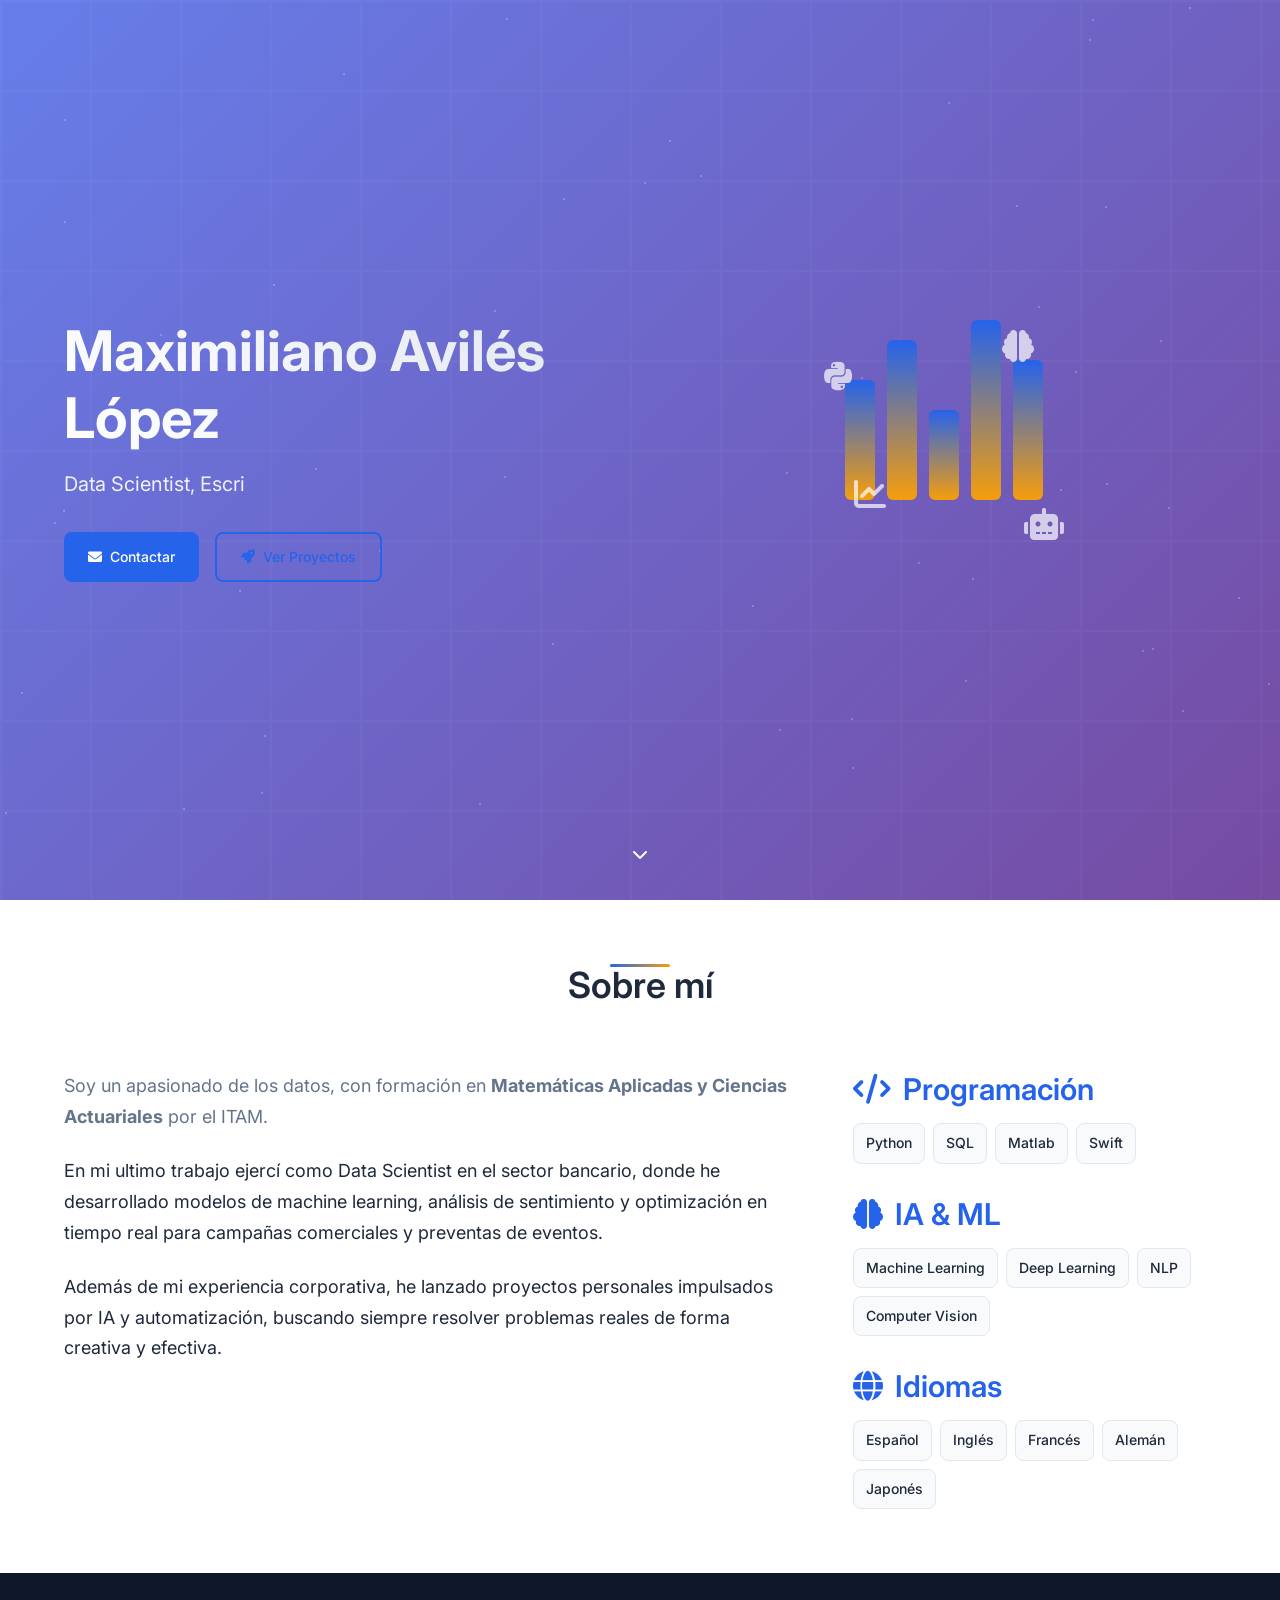
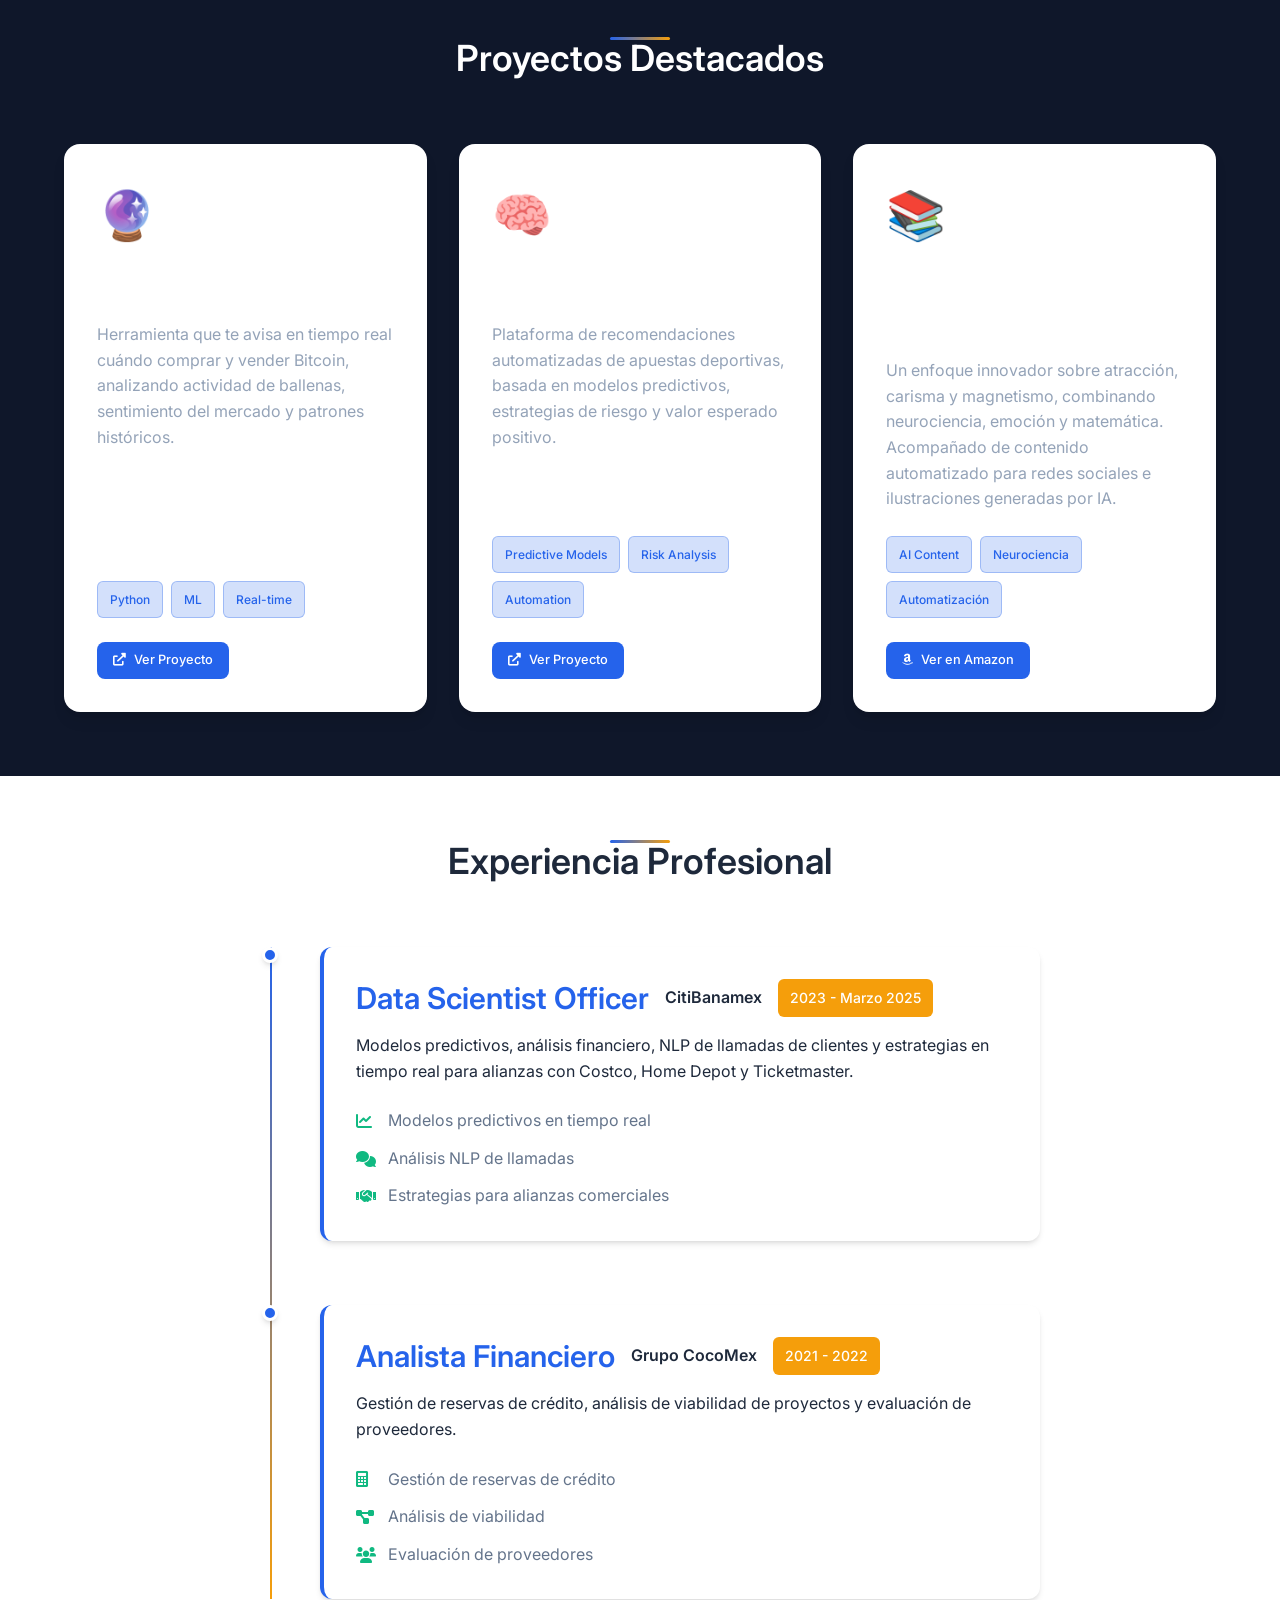
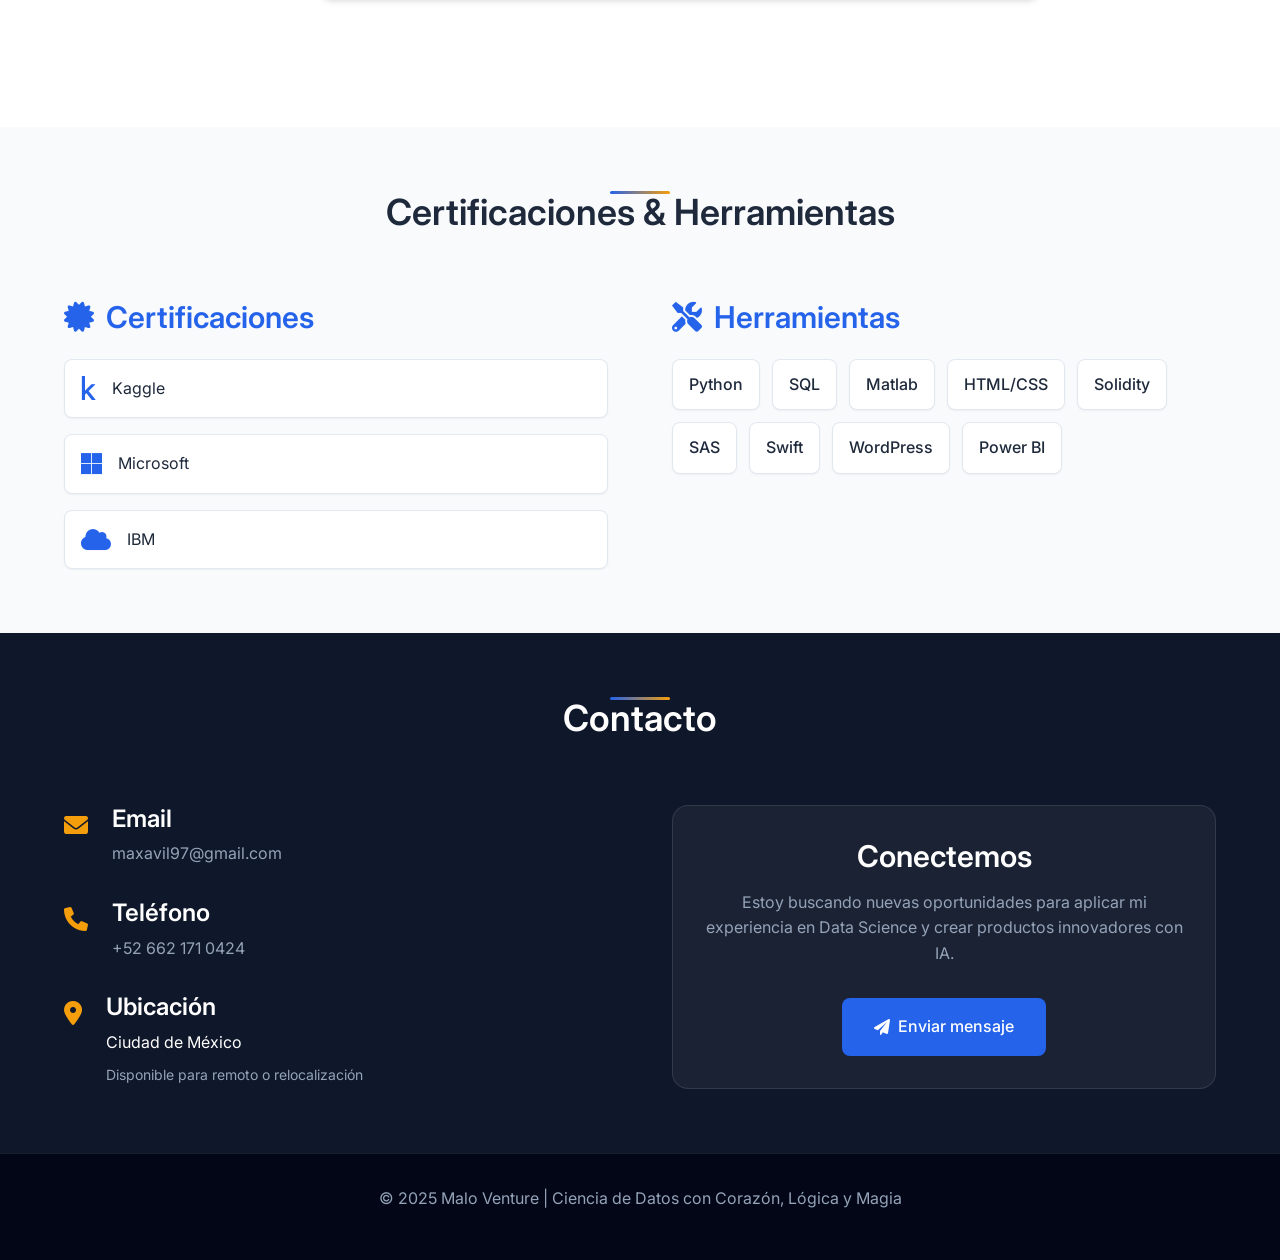
<file: index.html>
<!DOCTYPE html>
<html lang="es">
  <head>
    <title>Maximiliano Avilés | Data Scientist & Creador de Productos de IA</title>
    <meta charset="UTF-8" />
    <meta name="viewport" content="width=device-width, initial-scale=1.0" />
    <meta name="description" content="Data Scientist especializado en Machine Learning, IA y productos automatizados. Experiencia en sector bancario y proyectos innovadores." />
    <link rel="stylesheet" href="styles.css" />
    <link href="https://fonts.googleapis.com/css2?family=Inter:wght@300;400;500;600;700&display=swap" rel="stylesheet">
    <link rel="stylesheet" href="https://cdnjs.cloudflare.com/ajax/libs/font-awesome/6.0.0/css/all.min.css">
    <script type="module" src="script.js"></script>
  </head>
  <body>
    <!-- Header -->
    <header class="hero">
      <div class="hero-content">
        <div class="hero-text">
          <h1 class="hero-name">Maximiliano Avilés López</h1>
          <p class="hero-tagline">Data Scientist, Escritor y Creador de Productos Automatizados con IA</p>
          <div class="hero-buttons">
            <a href="#contacto" class="btn btn-primary">
              <i class="fas fa-envelope"></i>
              Contactar
            </a>
            <a href="#proyectos" class="btn btn-secondary">
              <i class="fas fa-rocket"></i>
              Ver Proyectos
            </a>
          </div>
        </div>
        <div class="hero-visual">
          <div class="data-visualization">
            <div class="chart-container">
              <div class="chart-bar" style="height: 60%"></div>
              <div class="chart-bar" style="height: 80%"></div>
              <div class="chart-bar" style="height: 45%"></div>
              <div class="chart-bar" style="height: 90%"></div>
              <div class="chart-bar" style="height: 70%"></div>
            </div>
            <div class="floating-icons">
              <i class="fab fa-python"></i>
              <i class="fas fa-brain"></i>
              <i class="fas fa-chart-line"></i>
              <i class="fas fa-robot"></i>
            </div>
          </div>
        </div>
      </div>
      <div class="scroll-indicator">
        <i class="fas fa-chevron-down"></i>
      </div>
    </header>

    <!-- Sobre mí -->
    <section id="sobre-mi" class="section">
      <div class="container">
        <h2 class="section-title">Sobre mí</h2>
        <div class="about-content">
          <div class="about-text">
            <p class="lead">Soy un apasionado de los datos, con formación en <strong>Matemáticas Aplicadas y Ciencias Actuariales</strong> por el ITAM.</p>
            <p>En mi ultimo trabajo ejercí como Data Scientist en el sector bancario, donde he desarrollado modelos de machine learning, análisis de sentimiento y optimización en tiempo real para campañas comerciales y preventas de eventos.</p>
            <p>Además de mi experiencia corporativa, he lanzado proyectos personales impulsados por IA y automatización, buscando siempre resolver problemas reales de forma creativa y efectiva.</p>
          </div>
          <div class="skills-grid">
            <div class="skill-category">
              <h3><i class="fas fa-code"></i> Programación</h3>
              <div class="skill-tags">
                <span class="skill-tag">Python</span>
                <span class="skill-tag">SQL</span>
                <span class="skill-tag">Matlab</span>
                <span class="skill-tag">Swift</span>
              </div>
            </div>
            <div class="skill-category">
              <h3><i class="fas fa-brain"></i> IA & ML</h3>
              <div class="skill-tags">
                <span class="skill-tag">Machine Learning</span>
                <span class="skill-tag">Deep Learning</span>
                <span class="skill-tag">NLP</span>
                <span class="skill-tag">Computer Vision</span>
              </div>
            </div>
            <div class="skill-category">
              <h3><i class="fas fa-globe"></i> Idiomas</h3>
              <div class="skill-tags">
                <span class="skill-tag">Español</span>
                <span class="skill-tag">Inglés</span>
                <span class="skill-tag">Francés</span>
                <span class="skill-tag">Alemán</span>
                <span class="skill-tag">Japonés</span>
              </div>
            </div>
          </div>
        </div>
      </div>
    </section>

    <!-- Proyectos -->
    <section id="proyectos" class="section section-dark">
      <div class="container">
        <h2 class="section-title">Proyectos Destacados</h2>
        <div class="projects-grid">
          <div class="project-card">
            <div class="project-icon">🔮</div>
            <h3>Malosignals</h3>
            <p>Herramienta que te avisa en tiempo real cuándo comprar y vender Bitcoin, analizando actividad de ballenas, sentimiento del mercado y patrones históricos.</p>
            <div class="project-tech">
              <span class="tech-tag">Python</span>
              <span class="tech-tag">ML</span>
              <span class="tech-tag">Real-time</span>
            </div>
            <div class="project-actions">
              <a href="https://malosignals.com" target="_blank" class="btn btn-primary btn-small">
                <i class="fas fa-external-link-alt"></i>
                Ver Proyecto
              </a>
            </div>
          </div>
          
          <div class="project-card">
            <div class="project-icon">🧠</div>
            <h3>Malotips</h3>
            <p>Plataforma de recomendaciones automatizadas de apuestas deportivas, basada en modelos predictivos, estrategias de riesgo y valor esperado positivo.</p>
            <div class="project-tech">
              <span class="tech-tag">Predictive Models</span>
              <span class="tech-tag">Risk Analysis</span>
              <span class="tech-tag">Automation</span>
            </div>
            <div class="project-actions">
              <a href="https://malotips.com" target="_blank" class="btn btn-primary btn-small">
                <i class="fas fa-external-link-alt"></i>
                Ver Proyecto
              </a>
            </div>
          </div>
          
          <div class="project-card">
            <div class="project-icon">📚</div>
            <h3>El Camino Inevitable de la Seducción</h3>
            <p>Un enfoque innovador sobre atracción, carisma y magnetismo, combinando neurociencia, emoción y matemática. Acompañado de contenido automatizado para redes sociales e ilustraciones generadas por IA.</p>
            <div class="project-tech">
              <span class="tech-tag">AI Content</span>
              <span class="tech-tag">Neurociencia</span>
              <span class="tech-tag">Automatización</span>
            </div>
            <div class="project-actions">
              <a href="https://www.amazon.com/dp/B0FCB1DYWC" target="_blank" class="btn btn-primary btn-small">
                <i class="fab fa-amazon"></i>
                Ver en Amazon
              </a>
            </div>
          </div>
        </div>
      </div>
    </section>

    <!-- Experiencia -->
    <section id="experiencia" class="section">
      <div class="container">
        <h2 class="section-title">Experiencia Profesional</h2>
        <div class="timeline">
          <div class="timeline-item">
            <div class="timeline-marker"></div>
            <div class="timeline-content">
              <div class="timeline-header">
                <h3>Data Scientist Officer</h3>
                <span class="company">CitiBanamex</span>
                <span class="period">2023 - Marzo 2025</span>
              </div>
              <p>Modelos predictivos, análisis financiero, NLP de llamadas de clientes y estrategias en tiempo real para alianzas con Costco, Home Depot y Ticketmaster.</p>
              <div class="achievements">
                <div class="achievement">
                  <i class="fas fa-chart-line"></i>
                  <span>Modelos predictivos en tiempo real</span>
                </div>
                <div class="achievement">
                  <i class="fas fa-comments"></i>
                  <span>Análisis NLP de llamadas</span>
                </div>
                <div class="achievement">
                  <i class="fas fa-handshake"></i>
                  <span>Estrategias para alianzas comerciales</span>
                </div>
              </div>
            </div>
          </div>
          
          <div class="timeline-item">
            <div class="timeline-marker"></div>
            <div class="timeline-content">
              <div class="timeline-header">
                <h3>Analista Financiero</h3>
                <span class="company">Grupo CocoMex</span>
                <span class="period">2021 - 2022</span>
              </div>
              <p>Gestión de reservas de crédito, análisis de viabilidad de proyectos y evaluación de proveedores.</p>
              <div class="achievements">
                <div class="achievement">
                  <i class="fas fa-calculator"></i>
                  <span>Gestión de reservas de crédito</span>
                </div>
                <div class="achievement">
                  <i class="fas fa-project-diagram"></i>
                  <span>Análisis de viabilidad</span>
                </div>
                <div class="achievement">
                  <i class="fas fa-users"></i>
                  <span>Evaluación de proveedores</span>
                </div>
              </div>
            </div>
          </div>
        </div>
      </div>
    </section>

    <!-- Certificaciones -->
    <section id="certificaciones" class="section section-light">
      <div class="container">
        <h2 class="section-title">Certificaciones & Herramientas</h2>
        <div class="certifications-grid">
          <div class="cert-category">
            <h3><i class="fas fa-certificate"></i> Certificaciones</h3>
            <div class="cert-logos">
              <div class="cert-item">
                <i class="fab fa-kaggle"></i>
                <span>Kaggle</span>
              </div>
              <div class="cert-item">
                <i class="fab fa-microsoft"></i>
                <span>Microsoft</span>
              </div>
              <div class="cert-item">
                <i class="fas fa-cloud"></i>
                <span>IBM</span>
              </div>
            </div>
          </div>
          
          <div class="cert-category">
            <h3><i class="fas fa-tools"></i> Herramientas</h3>
            <div class="tools-grid">
              <span class="tool-tag">Python</span>
              <span class="tool-tag">SQL</span>
              <span class="tool-tag">Matlab</span>
              <span class="tool-tag">HTML/CSS</span>
              <span class="tool-tag">Solidity</span>
              <span class="tool-tag">SAS</span>
              <span class="tool-tag">Swift</span>
              <span class="tool-tag">WordPress</span>
              <span class="tool-tag">Power BI</span>
            </div>
          </div>
        </div>
      </div>
    </section>

    <!-- Contacto -->
    <section id="contacto" class="section section-dark">
      <div class="container">
        <h2 class="section-title">Contacto</h2>
        <div class="contact-content">
          <div class="contact-info">
            <div class="contact-item">
              <i class="fas fa-envelope"></i>
              <div>
                <h4>Email</h4>
                <a href="mailto:maxavil97@gmail.com">maxavil97@gmail.com</a>
              </div>
            </div>
            
            <div class="contact-item">
              <i class="fas fa-phone"></i>
              <div>
                <h4>Teléfono</h4>
                <a href="tel:+526621710424">+52 662 171 0424</a>
              </div>
            </div>
            
            <div class="contact-item">
              <i class="fas fa-map-marker-alt"></i>
              <div>
                <h4>Ubicación</h4>
                <span>Ciudad de México</span>
                <small>Disponible para remoto o relocalización</small>
              </div>
            </div>
          </div>
          
          <div class="contact-message">
            <h3>Conectemos</h3>
            <p>Estoy buscando nuevas oportunidades para aplicar mi experiencia en Data Science y crear productos innovadores con IA.</p>
            <a href="mailto:maxavil97@gmail.com" class="btn btn-primary btn-large">
              <i class="fas fa-paper-plane"></i>
              Enviar mensaje
            </a>
          </div>
        </div>
      </div>
    </section>

    <!-- Footer -->
    <footer class="footer">
      <div class="container">
        <p>&copy; 2025 Malo Venture | Ciencia de Datos con Corazón, Lógica y Magia</p>
      </div>
    </footer>
  </body>
</html>
</file>
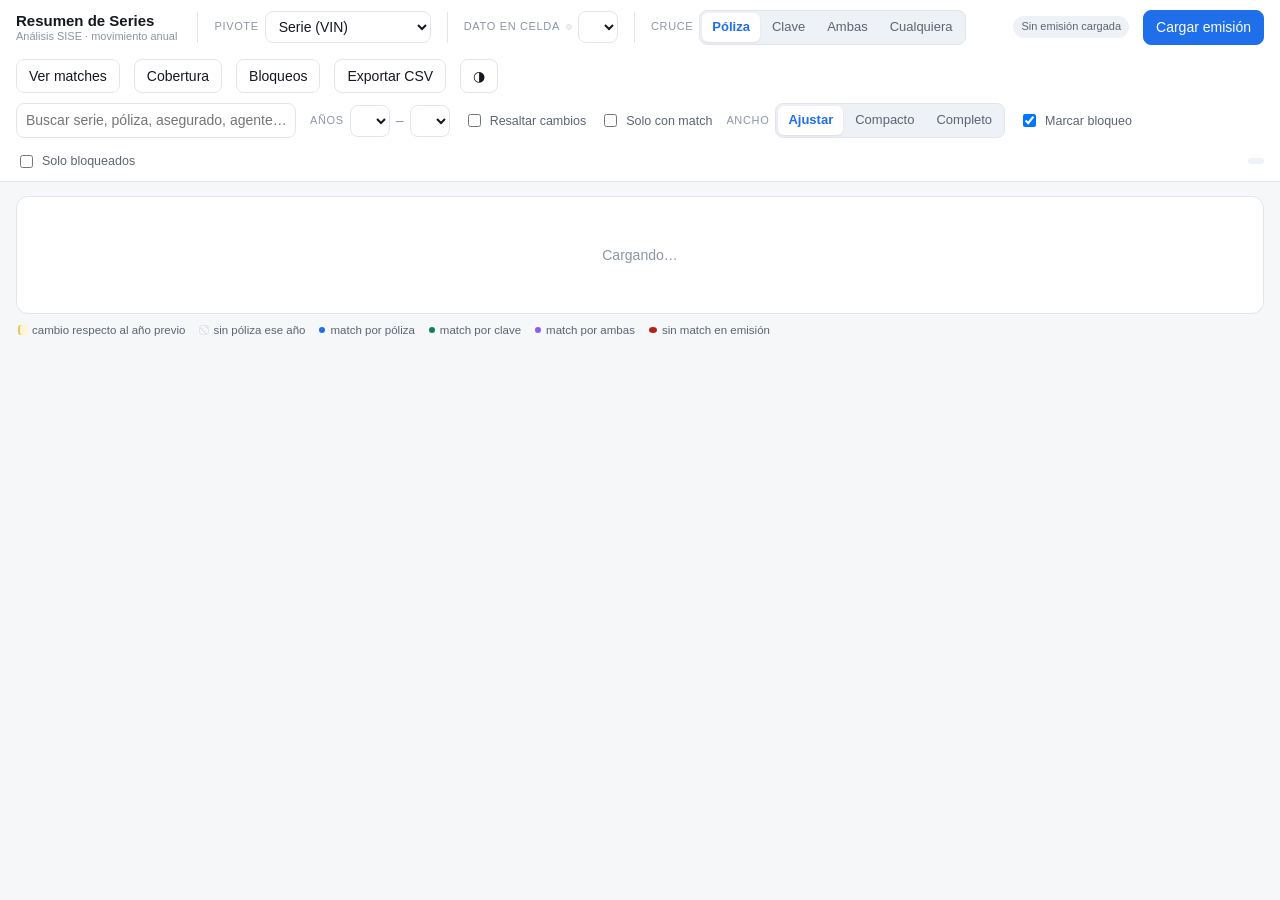
<file: analisis-series/plantilla.html>
<!DOCTYPE html>
<html lang="es">
<head>
<meta charset="utf-8">
<meta name="viewport" content="width=device-width, initial-scale=1">
<title>Resumen de Series &middot; Movimiento anual de p&oacute;lizas</title>
<style>
:root{
  --bg:#f6f7f9; --panel:#ffffff; --ink:#14181f; --ink-2:#5b6472; --ink-3:#8b95a3;
  --line:#e2e6ec; --line-2:#eef1f5; --accent:#1f6feb; --accent-soft:#e8f0fe;
  --ok:#12805c; --ok-soft:#e3f5ee; --warn:#9a5b00; --warn-soft:#fdf0dc;
  --bad:#b42318; --bad-soft:#fdeceb; --chg:#fff5d6; --chg-line:#e8c66a;
  --mono:ui-monospace,SFMono-Regular,"SF Mono",Menlo,Consolas,monospace;
  --sans:Inter,-apple-system,BlinkMacSystemFont,"Segoe UI",Roboto,Helvetica,Arial,sans-serif;
}
@media (prefers-color-scheme:dark){:root:not([data-theme="light"]){
  --bg:#0e1116; --panel:#161b22; --ink:#e6edf3; --ink-2:#9aa5b1; --ink-3:#6e7781;
  --line:#2a313c; --line-2:#20262e; --accent:#4c8dff; --accent-soft:#16233c;
  --ok:#3fb98c; --ok-soft:#10241d; --warn:#e0a340; --warn-soft:#2a2013;
  --bad:#f0736a; --bad-soft:#2c1614; --chg:#2e2716; --chg-line:#6b5a2a;
}}
:root[data-theme="dark"]{
  --bg:#0e1116; --panel:#161b22; --ink:#e6edf3; --ink-2:#9aa5b1; --ink-3:#6e7781;
  --line:#2a313c; --line-2:#20262e; --accent:#4c8dff; --accent-soft:#16233c;
  --ok:#3fb98c; --ok-soft:#10241d; --warn:#e0a340; --warn-soft:#2a2013;
  --bad:#f0736a; --bad-soft:#2c1614; --chg:#2e2716; --chg-line:#6b5a2a;
}
*{box-sizing:border-box}
body{margin:0;background:var(--bg);color:var(--ink);font:14px/1.45 var(--sans);-webkit-font-smoothing:antialiased}
h1,h2,h3{margin:0;font-weight:650;letter-spacing:-.01em}
button,select,input{font:inherit;color:inherit}

/* ---------- barra superior ---------- */
.top{position:sticky;top:0;z-index:60;background:var(--panel);border-bottom:1px solid var(--line)}
.top-row{display:flex;align-items:center;gap:14px;padding:10px 16px;flex-wrap:wrap}
.brand{display:flex;flex-direction:column;line-height:1.15;margin-right:4px}
.brand b{font-size:15px}
.brand span{font-size:11px;color:var(--ink-3)}
.sep{width:1px;align-self:stretch;background:var(--line);margin:2px 2px}
.grp{display:flex;align-items:center;gap:6px}
.grp>label{font-size:11px;text-transform:uppercase;letter-spacing:.06em;color:var(--ink-3);white-space:nowrap}
.seg{display:flex;background:var(--line-2);border:1px solid var(--line);border-radius:8px;padding:2px;gap:2px}
.seg button{border:0;background:transparent;padding:5px 10px;border-radius:6px;cursor:pointer;color:var(--ink-2);white-space:nowrap;font-size:13px}
.seg button:hover{color:var(--ink)}
.seg button[aria-pressed="true"]{background:var(--panel);color:var(--accent);box-shadow:0 1px 2px rgba(0,0,0,.08);font-weight:600}
.seg button:disabled{opacity:.35;cursor:not-allowed}
select,.inp{background:var(--panel);border:1px solid var(--line);border-radius:8px;padding:6px 9px;max-width:280px}
.btn{border:1px solid var(--line);background:var(--panel);border-radius:8px;padding:6px 12px;cursor:pointer;white-space:nowrap}
.btn:hover{border-color:var(--accent);color:var(--accent)}
.btn.pri{background:var(--accent);border-color:var(--accent);color:#fff}
.btn.pri:hover{filter:brightness(1.08);color:#fff}
.spacer{flex:1}
.pill{font-size:11px;padding:3px 8px;border-radius:999px;background:var(--line-2);color:var(--ink-2);white-space:nowrap}
.pill.ok{background:var(--ok-soft);color:var(--ok)}
.pill.warn{background:var(--warn-soft);color:var(--warn)}
.pill.bad{background:var(--bad-soft);color:var(--bad)}

/* ---------- tabla pivote ---------- */
.wrap{padding:14px 16px 60px}
.tablebox{background:var(--panel);border:1px solid var(--line);border-radius:12px;overflow:auto;max-height:calc(100vh - 190px);position:relative}
table{border-collapse:separate;border-spacing:0;width:max-content;min-width:100%}
table.fija{table-layout:fixed;width:100%}
th,td{border-bottom:1px solid var(--line-2);border-right:1px solid var(--line-2);padding:7px 10px;text-align:left;vertical-align:top}
thead th{position:sticky;top:0;z-index:20;background:var(--panel);border-bottom:1px solid var(--line);font-size:11px;text-transform:uppercase;letter-spacing:.06em;color:var(--ink-3);white-space:nowrap}
thead th.yr{text-align:center}
thead th .cnt{display:block;font-size:10px;letter-spacing:0;text-transform:none;color:var(--ink-3);font-weight:400}
.kcol{position:sticky;left:0;z-index:15;background:var(--panel);border-right:1px solid var(--line);min-width:210px}
thead th.kcol{z-index:30}
tbody tr:hover td{background:var(--line-2)}
tbody tr:hover td.kcol{background:var(--line-2)}
.k{font-family:var(--mono);font-size:12.5px;font-weight:600;letter-spacing:.02em}
.ksub{font-size:11px;color:var(--ink-3);margin-top:2px;white-space:nowrap;overflow:hidden;text-overflow:ellipsis}
td.cell{min-width:120px;max-width:196px;font-size:12.5px;overflow:hidden}
/* Con las columnas angostas el texto se recorta en una linea; el valor
   completo queda en el title y en el detalle de la celda.                  */
table.angosta td.cell .val{display:block;white-space:nowrap;overflow:hidden;text-overflow:ellipsis}
table.fija td.cell{min-width:0;max-width:none}
table.fija td.kcol,table.fija th.kcol{min-width:0}
/* Modo micro: solo se ve el patron de anios, el dato va en el title. */
table.micro td.cell{padding:7px 4px;text-align:center}
table.micro td.cell .val{font-size:11px}
table.micro td.cell .more,table.micro thead th.yr .cnt{display:none}
table.micro thead th.yr{font-size:10px;padding:7px 2px}
td.cell.empty{min-width:40px;background:repeating-linear-gradient(45deg,transparent,transparent 5px,var(--line-2) 5px,var(--line-2) 6px)}
td.cell.chg{background:var(--chg);box-shadow:inset 2px 0 0 var(--chg-line)}
/* Bloqueo: franja roja abajo mientras la poliza este en lista, y una marca
   solida el anio en que entro.                                             */
td.cell.bloq{background-image:linear-gradient(to top,var(--bad) 0 3px,transparent 3px)}
td.cell.bloq-ini{box-shadow:inset 3px 0 0 var(--bad)}
.marca-bloq{display:inline-block;font-size:9px;font-weight:700;letter-spacing:.04em;
  padding:1px 5px;border-radius:3px;background:var(--bad);color:#fff;margin-right:5px;vertical-align:1px}
.ksub .desde{color:var(--bad);font-weight:600}
/* En columnas angostas la franja roja y el borde ya dicen lo mismo que el
   chip, que ahi solo estorba.                                              */
table.angosta .marca-bloq{display:none}
tbody tr:hover td.cell.chg{background:var(--chg)}
.val{overflow-wrap:anywhere}
.val.mono{font-family:var(--mono);font-size:12px}
.more{display:inline-block;margin-left:5px;font-size:10px;padding:1px 5px;border-radius:999px;background:var(--accent-soft);color:var(--accent);cursor:pointer;vertical-align:1px}
.na{color:var(--ink-3);font-style:italic;font-size:11.5px}
.dot{display:inline-block;width:6px;height:6px;border-radius:50%;margin-right:5px;vertical-align:1px}
.dot.p{background:var(--accent)} .dot.c{background:var(--ok)} .dot.pc{background:#8b5cf6} .dot.x{background:var(--bad)}
.empty-state{padding:48px 20px;text-align:center;color:var(--ink-3)}

/* ---------- drawer / modal ---------- */
.drawer{position:fixed;inset:0;z-index:100;display:none}
.drawer[open],.drawer.on{display:block}
.scrim{position:absolute;inset:0;background:rgba(8,10,14,.45)}
.sheet{position:absolute;right:0;top:0;bottom:0;width:min(920px,96vw);background:var(--panel);border-left:1px solid var(--line);display:flex;flex-direction:column}
.sheet.mid{right:50%;transform:translateX(50%);top:5vh;bottom:5vh;border:1px solid var(--line);border-radius:14px;width:min(760px,94vw)}
.sheet-h{display:flex;align-items:center;gap:12px;padding:14px 18px;border-bottom:1px solid var(--line)}
.sheet-b{padding:16px 18px;overflow:auto;flex:1}
.sheet-f{padding:12px 18px;border-top:1px solid var(--line);display:flex;gap:8px;align-items:center}
.x{margin-left:auto;border:0;background:transparent;font-size:20px;line-height:1;cursor:pointer;color:var(--ink-3);padding:0 4px}
.x:hover{color:var(--ink)}

/* ---------- bloques auxiliares ---------- */
.stats{display:grid;grid-template-columns:repeat(auto-fit,minmax(130px,1fr));gap:10px;margin-bottom:16px}
.stat{background:var(--line-2);border:1px solid var(--line);border-radius:10px;padding:10px 12px}
.stat b{display:block;font-size:21px;font-variant-numeric:tabular-nums;letter-spacing:-.02em}
.stat span{font-size:11px;color:var(--ink-3);text-transform:uppercase;letter-spacing:.05em}
.mini{width:100%;font-size:12.5px}
.mini th{font-size:10.5px;position:sticky;top:0;background:var(--panel);z-index:5}
.mini td{padding:5px 8px}
.drop{border:2px dashed var(--line);border-radius:12px;padding:26px;text-align:center;color:var(--ink-2);transition:.15s}
.drop.hot{border-color:var(--accent);background:var(--accent-soft);color:var(--accent)}
.note{font-size:12px;color:var(--ink-2);background:var(--line-2);border:1px solid var(--line);border-left:3px solid var(--accent);border-radius:8px;padding:10px 12px;margin:12px 0}
.note code{font-family:var(--mono);font-size:11.5px}
.bar{height:6px;border-radius:3px;background:var(--line-2);overflow:hidden;margin-top:8px}
.bar>i{display:block;height:100%;background:var(--accent);width:0;transition:width .2s}
.cfg{display:grid;grid-template-columns:170px 1fr;gap:10px 12px;align-items:center;margin:14px 0}
.cfg label{font-size:12px;color:var(--ink-2)}
.chips{display:flex;flex-wrap:wrap;gap:6px;max-height:190px;overflow:auto;padding:8px;border:1px solid var(--line);border-radius:8px}
.chip{font-size:11.5px;padding:3px 9px;border-radius:999px;border:1px solid var(--line);background:var(--panel);cursor:pointer;font-family:var(--mono)}
.chip[aria-pressed="true"]{background:var(--accent-soft);border-color:var(--accent);color:var(--accent);font-weight:600}
.legend{display:flex;gap:14px;flex-wrap:wrap;font-size:11.5px;color:var(--ink-2);padding:8px 2px 0}
.legend i{display:inline-block;width:10px;height:10px;border-radius:3px;vertical-align:-1px;margin-right:4px}
.hidden{display:none!important}
</style>
</head>
<body>

<div class="top">
  <div class="top-row">
    <div class="brand"><b>Resumen de Series</b><span id="subtitulo">An&aacute;lisis SISE &middot; movimiento anual</span></div>
    <div class="sep"></div>
    <div class="grp">
      <label for="selPivote">Pivote</label>
      <select id="selPivote">
        <option value="SERIE">Serie (VIN)</option>
        <option value="POLIZA">P&oacute;liza</option>
        <option value="POLIZA12">P&oacute;liza (12 d&iacute;gitos)</option>
        <option value="CLAVE">Clave de asegurado</option>
        <option value="SERIE_CLAVE">Serie + clave</option>
      </select>
    </div>
    <div class="sep"></div>
    <div class="grp">
      <label>Dato en celda</label>
      <div class="seg" id="segVar"></div>
      <select id="selVar" title="Todas las variables disponibles"></select>
    </div>
    <div class="sep"></div>
    <div class="grp">
      <label>Cruce</label>
      <div class="seg" id="segCruce">
        <button data-cruce="poliza" aria-pressed="true">P&oacute;liza</button>
        <button data-cruce="clave" aria-pressed="false">Clave</button>
        <button data-cruce="ambas" aria-pressed="false">Ambas</button>
        <button data-cruce="cualquiera" aria-pressed="false">Cualquiera</button>
      </div>
    </div>
    <div class="spacer"></div>
    <span class="pill" id="pillEmision">Sin emisi&oacute;n cargada</span>
    <button class="btn pri" id="btnCargar">Cargar emisi&oacute;n</button>
    <button class="btn" id="btnMatch">Ver matches</button>
    <button class="btn" id="btnCobertura">Cobertura</button>
    <button class="btn" id="btnBloqueos">Bloqueos</button>
    <button class="btn" id="btnExport">Exportar CSV</button>
    <button class="btn" id="btnTema" title="Claro / oscuro">&#9681;</button>
  </div>
  <div class="top-row" style="padding-top:0">
    <input class="inp" id="txtBuscar" placeholder="Buscar serie, p&oacute;liza, asegurado, agente&hellip;" style="min-width:280px">
    <div class="grp">
      <label for="selAnioIni">A&ntilde;os</label>
      <select id="selAnioIni"></select><span style="color:var(--ink-3)">&ndash;</span><select id="selAnioFin"></select>
    </div>
    <label class="grp" style="cursor:pointer"><input type="checkbox" id="chkCambios"> <span style="font-size:12.5px;color:var(--ink-2)">Resaltar cambios</span></label>
    <label class="grp" style="cursor:pointer"><input type="checkbox" id="chkSoloMatch"> <span style="font-size:12.5px;color:var(--ink-2)">Solo con match</span></label>
    <div class="grp">
      <label>Ancho</label>
      <div class="seg" id="segDensidad">
        <button data-densidad="ajustar" aria-pressed="true" title="las columnas se reparten el ancho de la pantalla">Ajustar</button>
        <button data-densidad="compacto" aria-pressed="false">Compacto</button>
        <button data-densidad="completo" aria-pressed="false">Completo</button>
      </div>
    </div>
    <label class="grp" style="cursor:pointer" title="Marca desde que anio la poliza aparece en lista de bloqueados"><input type="checkbox" id="chkBloqueo" checked> <span style="font-size:12.5px;color:var(--ink-2)">Marcar bloqueo</span></label>
    <label class="grp" style="cursor:pointer"><input type="checkbox" id="chkSoloBloq"> <span style="font-size:12.5px;color:var(--ink-2)">Solo bloqueados</span></label>
    <label class="grp hidden" id="lblMismoAnio" style="cursor:pointer" title="Con varios spoolers cargados, una misma poliza aparece en varios anios; esto se queda con el registro del anio de la celda."><input type="checkbox" id="chkMismoAnio" checked> <span style="font-size:12.5px;color:var(--ink-2)">Emision del mismo anio</span></label>
    <div class="spacer"></div>
    <span class="pill" id="pillConteo"></span>
  </div>
</div>

<div class="wrap">
  <div class="tablebox" id="cajaTabla"><div class="empty-state">Cargando&hellip;</div></div>
  <div class="legend">
    <span><i style="background:var(--chg);box-shadow:inset 2px 0 0 var(--chg-line)"></i>cambio respecto al a&ntilde;o previo</span>
    <span><i style="background:repeating-linear-gradient(45deg,transparent,transparent 4px,var(--line) 4px,var(--line) 5px);border:1px solid var(--line)"></i>sin p&oacute;liza ese a&ntilde;o</span>
    <span><span class="dot p"></span>match por p&oacute;liza</span>
    <span><span class="dot c"></span>match por clave</span>
    <span><span class="dot pc"></span>match por ambas</span>
    <span><span class="dot x"></span>sin match en emisi&oacute;n</span>
  </div>
</div>

<!-- ---------- drawer: cargar emisi&oacute;n ---------- -->
<div class="drawer" id="drwCargar">
  <div class="scrim" data-cerrar></div>
  <div class="sheet mid">
    <div class="sheet-h"><h2>Cargar base de emisi&oacute;n</h2><button class="x" data-cerrar>&times;</button></div>
    <div class="sheet-b">
      <div id="paso1">
        <div class="drop" id="zonaDrop">
          <p style="margin:0 0 10px"><b>Arrastra aqu&iacute; el archivo</b> o haz clic para elegirlo</p>
          <p style="margin:0;font-size:12px">Acepta el spooler crudo <code>ASEG_MM_AAAA.txt</code> (separado por <code>|</code>), o un CSV/TSV.</p>
          <input type="file" id="inpArchivo" class="hidden" accept=".txt,.csv,.tsv,.dat,.psv">
        </div>
        <div class="note">
          El archivo <b>no sale de tu equipo</b>: se lee en el navegador. Solo se conservan en memoria los
          registros cuya p&oacute;liza o clave aparece en este an&aacute;lisis, as&iacute; que un spooler de varios GB
          tambi&eacute;n funciona. Para el parquet consolidado usa antes <code>preparar_emision.py</code>.
        </div>
        <div id="progreso" class="hidden">
          <div style="display:flex;justify-content:space-between;font-size:12px"><span id="progTxt">Leyendo&hellip;</span><span id="progPct">0%</span></div>
          <div class="bar"><i id="progBar"></i></div>
        </div>
      </div>

      <div id="paso2" class="hidden">
        <h3 style="font-size:13px;margin-bottom:2px">Columnas del archivo</h3>
        <p style="color:var(--ink-2);font-size:12.5px;margin:4px 0 0" id="infoArchivo"></p>
        <div class="cfg">
          <label for="selColPoliza">Columna de p&oacute;liza</label>
          <select id="selColPoliza"></select>
          <label for="selColClave">Columna de clave de asegurado</label>
          <select id="selColClave"></select>
        </div>
        <h3 style="font-size:13px;margin:16px 0 6px">Variables a traer <span style="font-weight:400;color:var(--ink-3);font-size:12px">(clic para activar/desactivar)</span></h3>
        <div class="chips" id="chipsCols"></div>
        <div style="display:flex;gap:8px;margin-top:8px">
          <button class="btn" id="btnTodas">Todas</button>
          <button class="btn" id="btnNinguna">Ninguna</button>
          <button class="btn" id="btnSugeridas">Solo sugeridas</button>
        </div>
        <h3 style="font-size:13px;margin:18px 0 6px">Muestra</h3>
        <div style="overflow:auto;border:1px solid var(--line);border-radius:8px;max-height:220px"><table class="mini" id="tblMuestra"></table></div>
        <div id="progreso2" class="hidden" style="margin-top:14px">
          <div style="display:flex;justify-content:space-between;font-size:12px"><span id="progTxt2">Procesando&hellip;</span><span id="progPct2">0%</span></div>
          <div class="bar"><i id="progBar2"></i></div>
        </div>
      </div>
    </div>
    <div class="sheet-f">
      <button class="btn" data-cerrar>Cerrar</button>
      <div class="spacer"></div>
      <span class="pill hidden" id="pillPaso2"></span>
      <button class="btn pri hidden" id="btnProcesar">Cruzar con el an&aacute;lisis</button>
    </div>
  </div>
</div>

<!-- ---------- drawer: matches ---------- -->
<div class="drawer" id="drwMatch">
  <div class="scrim" data-cerrar></div>
  <div class="sheet">
    <div class="sheet-h"><h2>C&oacute;mo se hacen los matches</h2><button class="x" data-cerrar>&times;</button></div>
    <div class="sheet-b" id="cuerpoMatch"></div>
    <div class="sheet-f">
      <button class="btn" data-cerrar>Cerrar</button>
      <div class="spacer"></div>
      <button class="btn" id="btnExportMatch">Exportar diagn&oacute;stico CSV</button>
    </div>
  </div>
</div>

<!-- ---------- drawer: bloqueos ---------- -->
<div class="drawer" id="drwBloqueos">
  <div class="scrim" data-cerrar></div>
  <div class="sheet">
    <div class="sheet-h"><h2>Asegurados en lista</h2><button class="x" data-cerrar>&times;</button></div>
    <div class="sheet-b" id="cuerpoBloqueos"></div>
    <div class="sheet-f">
      <button class="btn" data-cerrar>Cerrar</button>
      <div class="spacer"></div>
      <button class="btn" id="btnExportBloqueos">Exportar CSV</button>
    </div>
  </div>
</div>

<!-- ---------- drawer: cobertura por variable ---------- -->
<div class="drawer" id="drwCobertura">
  <div class="scrim" data-cerrar></div>
  <div class="sheet">
    <div class="sheet-h"><h2>Cobertura por variable</h2><button class="x" data-cerrar>&times;</button></div>
    <div class="sheet-b" id="cuerpoCobertura"></div>
    <div class="sheet-f">
      <button class="btn" data-cerrar>Cerrar</button>
      <div class="spacer"></div>
      <button class="btn" id="btnExportCobertura">Exportar CSV</button>
    </div>
  </div>
</div>

<!-- ---------- drawer: detalle de celda ---------- -->
<div class="drawer" id="drwCelda">
  <div class="scrim" data-cerrar></div>
  <div class="sheet mid">
    <div class="sheet-h"><h2 id="tituloCelda">Detalle</h2><button class="x" data-cerrar>&times;</button></div>
    <div class="sheet-b" id="cuerpoCelda"></div>
  </div>
</div>

<script>
/* =====================================================================
   Datos incrustados por construir_resumen.py
   ===================================================================== */
const DATOS = /*__DATOS__*/ null /*__FIN_DATOS__*/;
const EMISION_EMBEBIDA = /*__EMISION__*/ null /*__FIN_EMISION__*/;

/* ============================ utilidades ============================ */
const $ = s => document.querySelector(s);
const esc = s => String(s ?? '').replace(/[&<>"]/g, c => ({'&':'&amp;','<':'&lt;','>':'&gt;','"':'&quot;'}[c]));
const digitos = s => String(s ?? '').replace(/\D+/g, '');
const norm = s => String(s ?? '').replace(/\s+/g, ' ').trim().toUpperCase();
const nf = n => Number(n || 0).toLocaleString('es-MX');
const pct = (a, b) => b ? (100 * a / b).toFixed(1) + '%' : '0%';

/* La poliza del analisis trae 18 digitos; el spooler abre cada registro con
   12 digitos + "|", asi que la llave util son los primeros 12.             */
function llavePoliza(v){
  const d = digitos(v);
  if (!d) return '';
  return d.length >= 12 ? d.slice(0, 12) : d.padStart(12, '0');
}
/* La clave de asegurado son 10 digitos con ceros a la izquierda.           */
function llaveClave(v){
  const d = digitos(v);
  if (!d) return '';
  return d.length >= 10 ? d.slice(-10) : d.padStart(10, '0');
}
const vacia = v => !v || !/[1-9]/.test(v);   /* 000000000000 no es llave */

/* ============================ registros ============================ */
const IDX = {};
DATOS.columnas.forEach((c, i) => IDX[c] = i);
const col = (f, c) => f[IDX[c]] ?? '';

const REGS = DATOS.filas.map((f, i) => {
  const poliza = String(col(f, 'POLIZA'));
  return {
    i,
    SERIE: String(col(f, 'SERIE')),
    POLIZA: poliza,
    POLIZA12: llavePoliza(poliza),
    INCISO: String(col(f, 'INCISO')),
    DESDE: String(col(f, 'DESDE')),
    HASTA: String(col(f, 'HASTA')),
    VIGENCIA: String(col(f, 'DESDE')) + ' a ' + String(col(f, 'HASTA')),
    ANIO: Number(col(f, 'ANIO')) || null,
    CLAVE: llaveClave(String(col(f, 'CLAVE'))),
    ASEGURADO: String(col(f, 'ASEGURADO')).trim(),
    CLASIFICACION: String(col(f, 'CLASIFICACION')).trim(),
    ID_AGENTE: String(col(f, 'ID_AGENTE')),
    AGENTE: String(col(f, 'AGENTE')).trim(),
    OFICINA_ID: String(col(f, 'OFICINA_ID')),
    OFICINA: String(col(f, 'OFICINA')).trim()
  };
}).filter(r => r.ANIO);

const ANIOS = [...new Set(REGS.map(r => r.ANIO))].sort((a, b) => a - b);
const LLAVES_POL = new Set(REGS.map(r => r.POLIZA12).filter(v => !vacia(v)));
const LLAVES_CLA = new Set(REGS.map(r => r.CLAVE).filter(v => !vacia(v)));

/* Variables que salen del propio analisis (SISE). */
const VARS_SISE = [
  ['ASEGURADO',     'Asegurado'],
  ['CLAVE',         'Clave de asegurado'],
  ['CLASIFICACION', 'Clasificacion'],
  ['POLIZA',        'Poliza (18)'],
  ['POLIZA12',      'Poliza (12)'],
  ['INCISO',        'Inciso'],
  ['VIGENCIA',      'Vigencia'],
  ['DESDE',         'Fecha de emision'],
  ['HASTA',         'Fin de vigencia'],
  ['AGENTE',        'Agente'],
  ['ID_AGENTE',     'ID de agente'],
  ['OFICINA',       'Oficina'],
  ['OFICINA_ID',    'ID de oficina'],
  ['SERIE',         'Serie (VIN)']
];
/* Botones rapidos. Los que empiezan con @ se resuelven contra las columnas
   del spooler cuando se carga la emision: se prueba cada patron en orden y
   gana el primero que exista, por eso NOMBRE_PERSONA le gana a NOMBRE_S.   */
const RAPIDOS = [
  { id: 'ASEGURADO',     etq: 'Asegurado' },
  { id: 'CLASIFICACION', etq: 'Clasificacion' },
  { id: 'POLIZA',        etq: 'Poliza' },
  { id: '@NOMBRE',    etq: 'Nombre',    pats: [/^NOMBRE_PERSONA$/, /^NOMBRECOMPLETO$/, /^NOMBRE_S$/, /NOMBRE|RAZON/] },
  { id: '@DIRECCION', etq: 'Direccion', pats: [/^DIRECCION$/, /^CALLE_NUMERO$/, /CALLE|DOMICIL|DIRECC/] },
  { id: '@TELEFONO',  etq: 'Telefono',  pats: [/^TELEFONO$/, /TELEF/, /CELUL/] },
  { id: '@CELULAR',   etq: 'Celular',   pats: [/^CELULAR$/, /CELUL/] },
  { id: '@CORREO',    etq: 'Correo',    pats: [/^CORREO$/, /CORREO|EMAIL|MAIL/] },
  { id: '@APODERADO', etq: 'Apoderado', pats: [/^APODERADO_LEGAL$/, /APODER|REPRESENT/] }
];

/* ============================ estado ============================ */
/* Arrancar en 2005 con una cola de anios vacios no sirve de nada: el rango
   inicial es el mas corto (hacia atras) que cubra el 90% de las polizas.   */
function anioInicial(){
  const porAnio = new Map();
  REGS.forEach(r => porAnio.set(r.ANIO, (porAnio.get(r.ANIO) || 0) + 1));
  const meta = REGS.length * 0.9;
  let acum = 0;
  for (let i = ANIOS.length - 1; i >= 0; i--){
    acum += porAnio.get(ANIOS[i]) || 0;
    if (acum >= meta || ANIOS.length - i >= 12) return ANIOS[Math.min(i, ANIOS.length - 5)];
  }
  return ANIOS[0];
}

const ST = {
  pivote: 'SERIE',
  variable: 'ASEGURADO',
  cruce: 'poliza',
  anioIni: anioInicial(),
  anioFin: ANIOS[ANIOS.length - 1],
  buscar: '',
  resaltar: true,
  soloMatch: false,
  densidad: 'ajustar',   /* ajustar | compacto | completo */
  bloqueo: true,         /* pintar la marca de lista de bloqueados */
  soloBloq: false,
  mismoAnio: true      /* preferir el registro de emision del anio de la celda */
};

/* Base de emision cargada en memoria. */
const EM = {
  cargado: false, archivo: '', cols: [], filas: [],
  idxPol: new Map(), idxCla: new Map(),
  leidas: 0, guardadas: 0, rechazadas: 0, reconstruidas: 0,
  colPoliza: '', colClave: ''
};

/* ============================ cruce ============================ */
/* Devuelve {recs, via} para un registro del analisis segun el modo de cruce.
   via: 'p' poliza | 'c' clave | 'pc' ambas | '' sin match                  */
let cacheCruce = new Map(), cacheCand = new Map();
/* Columna con el anio del spooler, si la base de emision la trae. */
const anioSpooler = () => EM.cols.indexOf('ANIO_SPOOLER');

/* Todos los registros de emision que corresponden a este registro del
   analisis segun el modo de cruce, sin filtrar por anio.
   via: 'p' poliza | 'c' clave | 'pc' ambas | '' sin match                  */
function candidatos(reg){
  const k = ST.cruce + ' ' + reg.i;
  if (cacheCand.has(k)) return cacheCand.get(k);
  let out = { recs: [], via: '' };
  if (EM.cargado){
    const cp = vacia(reg.POLIZA12) ? [] : (EM.idxPol.get(reg.POLIZA12) || []);
    const cc = vacia(reg.CLAVE)    ? [] : (EM.idxCla.get(reg.CLAVE)    || []);
    if (ST.cruce === 'poliza')      out = { recs: cp, via: cp.length ? 'p' : '' };
    else if (ST.cruce === 'clave')  out = { recs: cc, via: cc.length ? 'c' : '' };
    else if (ST.cruce === 'ambas'){
      const inter = cp.filter(r => cc.includes(r));
      out = { recs: inter, via: inter.length ? 'pc' : '' };
    } else {                       /* cualquiera: ambas, luego poliza, luego clave */
      const inter = cp.filter(r => cc.includes(r));
      if (inter.length)   out = { recs: inter, via: 'pc' };
      else if (cp.length) out = { recs: cp, via: 'p' };
      else if (cc.length) out = { recs: cc, via: 'c' };
    }
  }
  cacheCand.set(k, out);
  return out;
}

/* Lo que de verdad se pinta en la celda. Con 2020-2026 mensuales una misma
   llave cae en varios spoolers: manda el registro del anio de la celda y, si
   ese anio no existe en la emision, el del anio mas cercano.               */
function cruzar(reg){
  const k = ST.cruce + (ST.mismoAnio ? '+a ' : ' ') + reg.i;
  if (cacheCruce.has(k)) return cacheCruce.get(k);
  let out = candidatos(reg);
  const ja = anioSpooler();
  if (ST.mismoAnio && ja >= 0 && out.recs.length > 1){
    const anio = r => Number(r.v[ja]);
    let elegido = reg.ANIO;
    if (!out.recs.some(r => anio(r) === reg.ANIO)){
      let dist = Infinity;
      for (const r of out.recs){
        const d = Math.abs(anio(r) - reg.ANIO);
        if (d < dist || (d === dist && anio(r) > elegido)){ dist = d; elegido = anio(r); }
      }
    }
    const sel = out.recs.filter(r => anio(r) === elegido);
    if (sel.length) out = { recs: sel, via: out.via, anio: elegido };
  }
  cacheCruce.set(k, out);
  return out;
}

/* Valor a pintar en la celda para un registro del analisis. */
function valorDe(reg){
  const v = ST.variable;
  if (v.startsWith('EM:')){
    const j = EM.cols.indexOf(v.slice(3));
    const { recs, via } = cruzar(reg);
    if (!recs.length) return { txt: '', via: '', sinMatch: true, n: 0 };
    const vals = [...new Set(recs.map(r => r.v[j]).filter(x => x !== '' && x != null))];
    return { txt: vals.join(' | '), via, sinMatch: false, n: recs.length };
  }
  return { txt: reg[v] ?? '', via: EM.cargado ? cruzar(reg).via : '', sinMatch: false, n: 1 };
}

/* ====================== lista de bloqueados ======================
   La columna Clasificacion del analisis dice si el asegurado esta en lista:
   "LPB", "Lista Interna", etc. bloquean; "No" (y los vacios) no. Se toma por
   descarte para que cualquier etiqueta nueva cuente como bloqueo en vez de
   pasar desapercibida.                                                      */
const NO_BLOQUEA = /^(NO|N\/A|NA|-|SIN|NINGUNA|0)?$/i;
const bloquea = c => !NO_BLOQUEA.test(String(c || '').trim());

/* Primer anio en que una lista de registros aparece bloqueada. */
function desdeCuandoBloqueado(regs){
  let anio = null, etq = '';
  for (const r of regs){
    if (!bloquea(r.CLASIFICACION)) continue;
    if (anio === null || r.ANIO < anio){ anio = r.ANIO; etq = r.CLASIFICACION; }
  }
  return { anio, etq };
}

/* ============================ pivote ============================ */
const PIVOTES = {
  SERIE:       { etq: 'Serie',           llave: r => r.SERIE,   sub: g => resumenSub(g, 'ASEGURADO') },
  POLIZA:      { etq: 'Poliza',          llave: r => r.POLIZA,  sub: g => g[0].SERIE },
  POLIZA12:    { etq: 'Poliza (12)',     llave: r => r.POLIZA12,sub: g => g[0].SERIE },
  CLAVE:       { etq: 'Clave',           llave: r => r.CLAVE,   sub: g => resumenSub(g, 'ASEGURADO') },
  SERIE_CLAVE: { etq: 'Serie + clave',   llave: r => r.SERIE + '  ' + r.CLAVE, sub: g => resumenSub(g, 'ASEGURADO') }
};
/* Bajo la llave se muestra el valor del anio mas reciente, que es el que
   interesa, y cuantos valores distintos hubo antes.                        */
function resumenSub(g, campo){
  const v = [...new Set(g.map(r => r[campo]).filter(Boolean))];
  if (!v.length) return '';
  const ultimo = g.reduce((a, b) => (b.ANIO >= a.ANIO ? b : a))[campo];
  return v.length > 1 ? (ultimo || v[0]) + '  (+' + (v.length - 1) + ' antes)' : v[0];
}

function construirPivote(){
  const f = PIVOTES[ST.pivote].llave;
  const mapa = new Map();
  for (const r of REGS){
    const k = f(r) || '(sin dato)';
    if (!mapa.has(k)) mapa.set(k, []);
    mapa.get(k).push(r);
  }
  const q = norm(ST.buscar);
  let filas = [...mapa.entries()].map(([k, g]) => {
    const porAnio = new Map();
    for (const r of g){
      if (r.ANIO < ST.anioIni || r.ANIO > ST.anioFin) continue;
      if (!porAnio.has(r.ANIO)) porAnio.set(r.ANIO, []);
      porAnio.get(r.ANIO).push(r);
    }
    return { k, g, porAnio, texto: norm(k + ' ' + g.map(r =>
      r.SERIE + ' ' + r.POLIZA + ' ' + r.CLAVE + ' ' + r.ASEGURADO + ' ' +
      r.AGENTE + ' ' + r.OFICINA + ' ' + r.CLASIFICACION).join(' ')) };
  }).filter(fila => fila.porAnio.size > 0);

  if (q) filas = filas.filter(fila => fila.texto.includes(q));
  if (ST.soloMatch && EM.cargado)
    filas = filas.filter(fila => fila.g.some(r => cruzar(r).via));
  if (ST.soloBloq)
    filas = filas.filter(fila => fila.g.some(r => bloquea(r.CLASIFICACION)));
  filas.sort((a, b) => a.k.localeCompare(b.k, 'es'));
  return filas;
}

/* ============================ render ============================ */
/* Ancho de cada columna de anio. En "ajustar" se reparte el ancho visible
   entre los anios que haya, para no tener que irse de lado con el scroll.  */
const ANCHO_LLAVE = 210;
function anchoColumna(nAnios){
  if (ST.densidad === 'completo') return 190;
  if (ST.densidad === 'compacto') return 100;
  const caja = $('#cajaTabla').clientWidth || 1200;
  const libre = caja - ANCHO_LLAVE - 4;
  return Math.max(38, Math.min(190, Math.floor(libre / Math.max(1, nAnios)) - 1));
}
const DOT = { p: 'p', c: 'c', pc: 'pc' };
let ULTIMAS_FILAS = [];
let ULTIMOS_ANIOS = [];

function render(){
  const filas = construirPivote();
  const anios = ANIOS.filter(a => a >= ST.anioIni && a <= ST.anioFin);
  ULTIMAS_FILAS = filas; ULTIMOS_ANIOS = anios;

  const conteo = anios.map(a => filas.reduce((s, f) => s + (f.porAnio.get(a)?.length || 0), 0));
  const totalRegs = conteo.reduce((a, b) => a + b, 0);
  $('#pillConteo').textContent =
    nf(filas.length) + ' ' + PIVOTES[ST.pivote].etq.toLowerCase() + ' | ' + nf(totalRegs) + ' polizas';

  if (!filas.length){
    $('#cajaTabla').innerHTML = '<div class="empty-state">Ningun registro cumple el filtro.</div>';
    return;
  }

  const cw = anchoColumna(anios.length);
  const micro = cw < 58;                       /* solo cabe la marca */
  const clases = 'fija' + (cw < 130 ? ' angosta' : '') + (micro ? ' micro' : '');

  const th = ['<th class="kcol" style="width:' + ANCHO_LLAVE + 'px">' +
              esc(PIVOTES[ST.pivote].etq) + '</th>'];
  anios.forEach((a, i) => th.push(
    '<th class="yr" style="width:' + cw + 'px">' + (micro ? "'" + String(a).slice(2) : a) +
    '<span class="cnt">' + conteo[i] + '</span></th>'));

  const cuerpo = filas.map(fila => {
    const bloq = desdeCuandoBloqueado(fila.g);
    let previo = null;
    const tds = anios.map(a => {
      const regs = fila.porAnio.get(a);
      if (!regs) return '<td class="cell empty"></td>';
      const vistos = [];
      let via = '', sinMatch = false;
      for (const r of regs){
        const v = valorDe(r);
        if (v.via && !via) via = v.via;
        if (v.sinMatch) sinMatch = true;
        if (v.txt !== '' && !vistos.includes(v.txt)) vistos.push(v.txt);
      }
      const principal = vistos[0] ?? '';
      const cambio = ST.resaltar && previo !== null && principal !== '' && principal !== previo;
      if (principal !== '') previo = principal;

      const enLista = ST.bloqueo && regs.some(r => bloquea(r.CLASIFICACION));
      const inicia  = enLista && bloq.anio === a;

      let inner;
      if (micro){
        inner = '<span class="val">' + (vistos.length ? '&#9679;' : '&#9702;') + '</span>';
      } else if (!vistos.length){
        inner = '<span class="na">' + (sinMatch ? 'sin match' : 'sin dato') + '</span>';
      } else {
        const mono = /^(POLIZA|POLIZA12|CLAVE|INCISO|ID_AGENTE|OFICINA_ID|SERIE)$/.test(ST.variable);
        inner = (inicia ? '<span class="marca-bloq">desde aqui</span>' : '') +
                '<span class="val' + (mono ? ' mono' : '') + '">' + esc(principal) + '</span>';
      }
      const badge = (!micro && regs.length > 1)
        ? '<span class="more" title="' + regs.length + ' polizas emitidas en este anio">+' + (regs.length - 1) + '</span>' : '';
      const punto = (EM.cargado && ST.variable.startsWith('EM:'))
        ? '<span class="dot ' + (via ? DOT[via] : 'x') + '"></span>' : '';

      const cls = ['cell'];
      if (cambio) cls.push('chg');
      if (enLista) cls.push('bloq');
      if (inicia) cls.push('bloq-ini');
      const tip = (principal || (sinMatch ? 'sin match' : 'sin dato')) +
                  (inicia ? '  |  desde ' + a + ' esta a nombre de un asegurado en lista (' +
                            bloq.etq + ')' : '') +
                  (regs.length > 1 ? '  |  ' + regs.length + ' polizas' : '') +
                  '  |  clic para el detalle';
      return '<td class="' + cls.join(' ') + '" data-k="' + esc(fila.k) +
             '" data-a="' + a + '" title="' + esc(tip) + '">' + punto + inner + badge + '</td>';
    }).join('');

    const nombre = PIVOTES[ST.pivote].sub(fila.g);
    const sub = '<div class="ksub" title="' + esc(nombre) + '">' + esc(nombre) + '</div>' +
      (bloq.anio ? '<div class="ksub"><span class="desde">en lista desde ' + bloq.anio +
                   ' (' + esc(bloq.etq) + ')</span></div>' : '');
    return '<tr><td class="kcol"><div class="k">' + esc(fila.k) + '</div>' +
           sub + '</td>' + tds + '</tr>';
  }).join('');

  $('#cajaTabla').innerHTML =
    '<table class="' + clases + '"><thead><tr>' + th.join('') +
    '</tr></thead><tbody>' + cuerpo + '</tbody></table>';

  $('#cajaTabla').querySelectorAll('td.cell').forEach(td => {
    if (!td.classList.contains('empty'))
      td.addEventListener('click', () => abrirCelda(td.dataset.k, Number(td.dataset.a)));
  });
}

/* ---------- detalle de una celda ---------- */
function abrirCelda(k, anio){
  const fila = ULTIMAS_FILAS.find(f => f.k === k);
  if (!fila) return;
  const regs = fila.porAnio.get(anio) || [];
  $('#tituloCelda').textContent = k + '  -  ' + anio;
  const bloques = regs.map(r => {
    const { recs, via } = candidatos(r);      /* aqui si van todos los anios */
    const usados = cruzar(r).recs;
    const sise = VARS_SISE.map(([id, etq]) =>
      '<tr><td style="color:var(--ink-3);white-space:nowrap">' + esc(etq) + '</td><td>' + esc(r[id]) + '</td></tr>').join('');
    let emi = '';
    if (EM.cargado){
      if (!recs.length){
        emi = '<p class="na" style="margin:8px 0 0">Sin match en la emision con el cruce actual (' + ST.cruce + ').</p>';
      } else {
        emi = recs.map((rec, n) => '<table class="mini"><tbody>' +
          (recs.length > 1 ? '<tr><td colspan="2" style="font-weight:600">Registro ' + (n + 1) + ' de ' + recs.length +
            (usados.includes(rec) ? ' <span class="pill ok">el de la celda</span>' : '') + '</td></tr>' : '') +
          EM.cols.map((c, j) => rec.v[j] ? '<tr><td style="color:var(--ink-3);white-space:nowrap">' + esc(c) +
            '</td><td>' + esc(rec.v[j]) + '</td></tr>' : '').join('') + '</tbody></table>').join('<hr style="border:0;border-top:1px solid var(--line)">');
      }
    } else {
      emi = '<p class="na" style="margin:8px 0 0">Carga la base de emision para ver estas variables.</p>';
    }
    const etiqVia = { p: 'match por poliza', c: 'match por clave', pc: 'match por poliza y clave', '': 'sin match' }[via];
    return '<h3 style="font-size:13px;margin:18px 0 6px">Poliza ' + esc(r.POLIZA) +
           ' <span class="pill ' + (via ? 'ok' : 'bad') + '">' + etiqVia + '</span></h3>' +
           '<div style="display:grid;grid-template-columns:1fr 1fr;gap:16px">' +
           '<div><b style="font-size:11px;color:var(--ink-3);text-transform:uppercase">Analisis SISE</b>' +
           '<table class="mini"><tbody>' + sise + '</tbody></table></div>' +
           '<div><b style="font-size:11px;color:var(--ink-3);text-transform:uppercase">Emision</b>' + emi + '</div></div>';
  }).join('');
  $('#cuerpoCelda').innerHTML = bloques || '<p class="na">Sin registros.</p>';
  abrir('#drwCelda');
}

/* =====================================================================
   Lectura de la base de emision
   Se lee en el navegador, por streaming, y solo se guardan en memoria los
   registros cuya poliza o clave existe en este analisis.
   ===================================================================== */
let ARCHIVO = null, DELIM = '|', CABECERA = [], MUESTRA = [];
/* Un registro nuevo abre con la poliza. En el spooler son 12 digitos y un
   "|", pero segun como venga el relleno puede traer espacios de por medio,
   asi que se prueban varios patrones y gana el que mas lineas explique. Si
   ninguno pasa del 50% se asume una linea = un registro.                   */
const PATRONES_INICIO = [/^\d{12}\|/, /^\s*\d{12}\s*\|/, /^\s*\d{9,18}\s*\|/];
let RE_INICIO = null;                 /* null = sin reconstruccion */

const limpiar = s => String(s ?? '').replace(/[\x00-\x1F\x7F]+/g, '').trim();

function detectarDelim(linea){
  let mejor = '|', n = -1;
  for (const d of ['|', '\t', ';', ',']){
    const c = linea.split(d).length - 1;
    if (c > n){ n = c; mejor = d; }
  }
  return mejor;
}
function partir(linea, d){
  if (d === '|') return linea.split('|');
  const out = []; let cur = '', q = false;
  for (let i = 0; i < linea.length; i++){
    const ch = linea[i];
    if (q){
      if (ch === '"'){ if (linea[i + 1] === '"'){ cur += '"'; i++; } else q = false; }
      else cur += ch;
    } else if (ch === '"') q = true;
    else if (ch === d){ out.push(cur); cur = ''; }
    else cur += ch;
  }
  out.push(cur);
  return out;
}
/* Mismos nombres que genera consolidar_aseg.py, incluido el sufijo _2 del
   'DESC NACIONALID' repetido.                                              */
function nombresColumnas(crudos){
  const vistos = {}, out = [];
  crudos.forEach((c, i) => {
    let base = limpiar(c).replace(/[^\w]+/g, '_').replace(/^_+|_+$/g, '').toUpperCase() || ('COL_' + (i + 1));
    if (vistos[base]){ vistos[base]++; base = base + '_' + vistos[base]; } else vistos[base] = 1;
    out.push(base);
  });
  return out;
}

/* Recorre el archivo linea por linea. cb devuelve false para detenerse. */
async function recorrerLineas(file, cb, onProg, limiteBytes){
  let dec;
  try { dec = new TextDecoder('windows-1252'); } catch(e){ dec = new TextDecoder(); }
  const total = limiteBytes ? Math.min(limiteBytes, file.size) : file.size;
  let leidos = 0, resto = '', seguir = true, ultimo = 0;

  const procesarTexto = txt => {
    resto += txt;
    let ini = 0, i;
    while (seguir && (i = resto.indexOf('\n', ini)) >= 0){
      let l = resto.slice(ini, i);
      if (l.endsWith('\r')) l = l.slice(0, -1);
      ini = i + 1;
      if (cb(l) === false) seguir = false;
    }
    resto = resto.slice(ini);
  };

  if (typeof file.stream === 'function'){
    const reader = (limiteBytes ? file.slice(0, limiteBytes) : file).stream().getReader();
    while (seguir){
      const { done, value } = await reader.read();
      if (done) break;
      leidos += value.byteLength;
      procesarTexto(dec.decode(value, { stream: true }));
      const ahora = performance.now();
      if (onProg && ahora - ultimo > 90){
        ultimo = ahora; onProg(leidos / total);
        await new Promise(r => setTimeout(r, 0));
      }
    }
    try { await reader.cancel(); } catch(e){}
  } else {                                   /* respaldo sin streams */
    const blob = limiteBytes ? file.slice(0, limiteBytes) : file;
    procesarTexto(await blob.text());
  }
  if (seguir && resto) cb(resto);
  if (onProg) onProg(1);
}

/* ---------- paso 1: cabecera y muestra ---------- */
function decidirModo(crudas){
  RE_INICIO = null;
  if (DELIM !== '|' || !crudas.length) return;
  let mejor = null, mejorTasa = 0;
  for (const re of PATRONES_INICIO){
    const tasa = crudas.filter(l => re.test(l)).length / crudas.length;
    if (tasa > mejorTasa){ mejorTasa = tasa; mejor = re; }
  }
  if (mejorTasa > 0.5) RE_INICIO = mejor;
}
/* Pega las continuaciones al registro que abrieron. */
function ensamblar(crudas, alRegistro){
  if (!RE_INICIO){
    for (const l of crudas) if (l.trim()) alRegistro(l, 1);
    return;
  }
  let pend = null, partes = 0;
  for (const l of crudas){
    if (RE_INICIO.test(l)){
      if (pend !== null) alRegistro(pend, partes);
      pend = l; partes = 1;
    } else if (pend === null){ if (l.trim()){ pend = l; partes = 1; } }
    else { pend += l; partes++; }
  }
  if (pend !== null) alRegistro(pend, partes);
}

async function analizarMuestra(file){
  ARCHIVO = file; CABECERA = []; MUESTRA = [];
  const crudas = [];
  await recorrerLineas(file, l => {
    if (!CABECERA.length){
      if (!l.trim()) return true;
      DELIM = detectarDelim(l);
      CABECERA = nombresColumnas(partir(l, DELIM));
      return true;
    }
    crudas.push(l);
    return crudas.length < 600;
  }, p => barra(1, p, 'Leyendo cabecera'), 6 * 1024 * 1024);
  decidirModo(crudas);
  ensamblar(crudas, t => { if (MUESTRA.length < 400) MUESTRA.push(partir(t, DELIM).map(limpiar)); });
}

/* Puntua cada columna por cuantos valores de la muestra caen en las llaves
   del analisis; asi se adivina cual es la poliza y cual la clave.          */
function puntuar(llaves, fn){
  return CABECERA.map((c, j) => {
    let hit = 0, con = 0;
    for (const f of MUESTRA){
      const v = f[j];
      if (!v) continue;
      con++;
      if (llaves.has(fn(v))) hit++;
    }
    return { col: c, j, hit, con, tasa: con ? hit / con : 0 };
  }).sort((a, b) => b.tasa - a.tasa || b.hit - a.hit);
}
function adivinar(llaves, fn, patron){
  const p = puntuar(llaves, fn);
  if (p[0] && p[0].hit > 0) return p[0].col;
  const porNombre = CABECERA.find(c => patron.test(c));
  return porNombre || CABECERA[0];
}
function tasaDe(colNombre, llaves, fn){
  const j = CABECERA.indexOf(colNombre);
  if (j < 0) return { hit: 0, con: 0 };
  let hit = 0, con = 0;
  for (const f of MUESTRA){ const v = f[j]; if (!v) continue; con++; if (llaves.has(fn(v))) hit++; }
  return { hit, con };
}

/* ---------- paso 2: configuracion ---------- */
function pintarPaso2(){
  $('#paso1').classList.add('hidden');
  $('#paso2').classList.remove('hidden');
  $('#btnProcesar').classList.remove('hidden');
  $('#infoArchivo').textContent =
    ARCHIVO.name + '  |  ' + (ARCHIVO.size / 1048576).toFixed(1) + ' MB  |  ' +
    CABECERA.length + ' columnas  |  separador "' + (DELIM === '\t' ? 'TAB' : DELIM) + '"  |  ' +
    (RE_INICIO ? 'reconstruyendo registros partidos' : 'una linea = un registro');

  const opts = CABECERA.map(c => '<option value="' + esc(c) + '">' + esc(c) + '</option>').join('');
  $('#selColPoliza').innerHTML = opts;
  $('#selColClave').innerHTML = opts;
  $('#selColPoliza').value = adivinar(LLAVES_POL, llavePoliza, /POLIZ/);
  $('#selColClave').value  = adivinar(LLAVES_CLA, llaveClave, /(CLAVE|ID.?ASEG|ASEGURAD|CLIENTE)/);

  const sugeridas = new Set();
  RAPIDOS.filter(r => r.pats).forEach(r => r.pats.forEach(pat =>
    CABECERA.forEach(c => { if (pat.test(c)) sugeridas.add(c); })));
  window.__sel = new Set(sugeridas.size ? sugeridas : CABECERA.slice(0, 12));
  window.__sugeridas = sugeridas;
  pintarChips();
  pintarMuestra();
  medirLlaves();
}
function pintarChips(){
  $('#chipsCols').innerHTML = CABECERA.map(c =>
    '<button class="chip" data-c="' + esc(c) + '" aria-pressed="' + (window.__sel.has(c)) + '">' + esc(c) + '</button>').join('');
  $('#chipsCols').querySelectorAll('.chip').forEach(b => b.onclick = () => {
    const c = b.dataset.c;
    if (window.__sel.has(c)) window.__sel.delete(c); else window.__sel.add(c);
    b.setAttribute('aria-pressed', window.__sel.has(c));
  });
}
function pintarMuestra(){
  const cols = CABECERA;
  const filas = MUESTRA.slice(0, 12);
  $('#tblMuestra').innerHTML =
    '<thead><tr>' + cols.map(c => '<th>' + esc(c) + '</th>').join('') + '</tr></thead><tbody>' +
    filas.map(f => '<tr>' + cols.map((c, j) => '<td>' + esc((f[j] ?? '').slice(0, 40)) + '</td>').join('') + '</tr>').join('') +
    '</tbody>';
}
function medirLlaves(){
  const p = tasaDe($('#selColPoliza').value, LLAVES_POL, llavePoliza);
  const c = tasaDe($('#selColClave').value, LLAVES_CLA, llaveClave);
  const el = $('#pillPaso2');
  el.classList.remove('hidden', 'ok', 'warn', 'bad');
  const txt = 'En la muestra: poliza ' + p.hit + '/' + p.con + ', clave ' + c.hit + '/' + c.con;
  el.textContent = txt;
  el.classList.add((p.hit || c.hit) ? 'ok' : 'warn');
}

/* ---------- paso 3: recorrido completo y cruce ---------- */
async function procesarCompleto(){
  const jp = CABECERA.indexOf($('#selColPoliza').value);
  const jc = CABECERA.indexOf($('#selColClave').value);
  const cols = CABECERA.filter(c => window.__sel.has(c));
  const jsel = cols.map(c => CABECERA.indexOf(c));

  EM.cols = cols; EM.filas = []; EM.idxPol = new Map(); EM.idxCla = new Map();
  EM.leidas = EM.guardadas = EM.rechazadas = EM.reconstruidas = 0;
  EM.colPoliza = $('#selColPoliza').value; EM.colClave = $('#selColClave').value;
  EM.archivo = ARCHIVO.name;

  const mete = (m, k, r) => { const a = m.get(k); if (a) a.push(r); else m.set(k, [r]); };
  const guarda = (texto, partes) => {
    EM.leidas++;
    if (partes > 1) EM.reconstruidas++;
    const campos = partir(texto, DELIM).map(limpiar);
    if (campos.length !== CABECERA.length){ EM.rechazadas++; return; }
    const p = llavePoliza(campos[jp]), c = llaveClave(campos[jc]);
    const okP = !vacia(p) && LLAVES_POL.has(p);
    const okC = !vacia(c) && LLAVES_CLA.has(c);
    if (!okP && !okC) return;
    const rec = { p, c, v: jsel.map(j => j >= 0 ? campos[j] : '') };
    EM.filas.push(rec); EM.guardadas++;
    if (okP) mete(EM.idxPol, p, rec);
    if (okC) mete(EM.idxCla, c, rec);
  };

  let cabeceraVista = false, pend = null, partes = 0;
  await recorrerLineas(ARCHIVO, l => {
    if (!cabeceraVista){ if (!l.trim()) return true; cabeceraVista = true; return true; }
    if (RE_INICIO){
      if (RE_INICIO.test(l)){
        if (pend !== null) guarda(pend, partes);
        pend = l; partes = 1;
      } else if (pend === null){ if (l.trim()){ pend = l; partes = 1; } }
      else { pend += l; partes++; }
    } else if (l.trim()) guarda(l, 1);
    return true;
  }, p => barra(2, p, 'Cruzando registros'));
  if (pend !== null) guarda(pend, partes);

  EM.cargado = true;
  cacheCruce = new Map();
  refrescarVariables();
  $('#pillEmision').className = 'pill ' + (EM.guardadas ? 'ok' : 'bad');
  $('#pillEmision').textContent = EM.archivo + ': ' + nf(EM.guardadas) + ' registros cruzados';
  $('#subtitulo').textContent = 'Analisis SISE + emision (' + EM.archivo + ')';
  cerrar('#drwCargar');
  render();
}

function barra(cual, p, txt){
  const suf = cual === 1 ? '' : '2';
  $('#progreso' + suf).classList.remove('hidden');
  $('#progBar' + suf).style.width = Math.round(p * 100) + '%';
  $('#progPct' + suf).textContent = Math.round(p * 100) + '%';
  if (txt) $('#progTxt' + suf).textContent = txt;
}

/* =====================================================================
   Selector de variables (SISE + emision) y botones rapidos
   ===================================================================== */
function colParaRapido(r){
  if (!r.pats || !EM.cargado) return null;
  for (const pat of r.pats){
    const c = EM.cols.find(x => pat.test(x));
    if (c) return c;
  }
  return null;
}
function refrescarVariables(){
  /* lista completa */
  let html = '<optgroup label="Analisis SISE">' +
    VARS_SISE.map(([id, etq]) => '<option value="' + id + '">' + esc(etq) + '</option>').join('') + '</optgroup>';
  if (EM.cargado && EM.cols.length)
    html += '<optgroup label="Emision (' + esc(EM.archivo) + ')">' +
      EM.cols.map(c => '<option value="EM:' + esc(c) + '">' + esc(c) + '</option>').join('') + '</optgroup>';
  $('#selVar').innerHTML = html;

  /* botones rapidos */
  $('#segVar').innerHTML = RAPIDOS.map(r => {
    const c = colParaRapido(r);
    const val = r.pats ? (c ? 'EM:' + c : '') : r.id;
    const off = r.pats && !c;
    return '<button data-var="' + esc(val) + '"' + (off ? ' disabled title="' +
      (EM.cargado ? 'no encontre una columna que aplique en la emision' : 'carga primero la base de emision') + '"' : '') +
      ' aria-pressed="false">' + esc(r.etq) + '</button>';
  }).join('');
  $('#segVar').querySelectorAll('button').forEach(b => b.onclick = () => {
    if (b.disabled) return;
    ST.variable = b.dataset.var; sincronizarVar(); render();
  });

  $('#lblMismoAnio').classList.toggle('hidden', anioSpooler() < 0);
  if (ST.variable.startsWith('EM:') && !EM.cols.includes(ST.variable.slice(3))) ST.variable = 'ASEGURADO';
  sincronizarVar();
}
function sincronizarVar(){
  $('#selVar').value = ST.variable;
  $('#segVar').querySelectorAll('button').forEach(b =>
    b.setAttribute('aria-pressed', b.dataset.var === ST.variable));
}

/* =====================================================================
   Panel de matches
   ===================================================================== */
function diagnostico(){
  return REGS.map(r => {
    const cp = (!vacia(r.POLIZA12) && EM.idxPol.get(r.POLIZA12)) || [];
    const cc = (!vacia(r.CLAVE)    && EM.idxCla.get(r.CLAVE))    || [];
    const inter = cp.filter(x => cc.includes(x));
    return { r, cp, cc, nP: cp.length, nC: cc.length, nA: inter.length, via: cruzar(r).via };
  });
}
function abrirMatch(){
  if (!EM.cargado){
    $('#cuerpoMatch').innerHTML =
      '<div class="note">Todavia no hay base de emision cargada. El cruce se calcula contra el archivo ' +
      'que cargues con el boton <b>Cargar emision</b>.</div>' + reglasHTML();
    abrir('#drwMatch'); return;
  }
  const d = diagnostico();
  const n = d.length;
  const conP = d.filter(x => x.nP > 0).length;
  const conC = d.filter(x => x.nC > 0).length;
  const conA = d.filter(x => x.nA > 0).length;
  const sin  = d.filter(x => x.nP === 0 && x.nC === 0).length;
  const soloP = d.filter(x => x.nP > 0 && x.nC === 0).length;
  const soloC = d.filter(x => x.nC > 0 && x.nP === 0).length;

  const stats = [
    ['Polizas del analisis', nf(n)],
    ['Match por poliza', nf(conP) + '  ' + pct(conP, n)],
    ['Match por clave', nf(conC) + '  ' + pct(conC, n)],
    ['Match por ambas', nf(conA) + '  ' + pct(conA, n)],
    ['Solo poliza', nf(soloP)],
    ['Solo clave', nf(soloC)],
    ['Sin match', nf(sin)],
    ['Filas leidas del archivo', nf(EM.leidas)],
    ['Filas conservadas', nf(EM.guardadas)],
    ['Filas rechazadas', nf(EM.rechazadas)],
    ['Registros reconstruidos', nf(EM.reconstruidas)]
  ].map(([e, v]) => '<div class="stat"><b>' + v + '</b><span>' + e + '</span></div>').join('');

  const jn = EM.cols.findIndex(c => /(NOMBRE|RAZON.?SOC)/.test(c));
  const filas = d.map(x => {
    /* el nombre se toma del cruce activo y, si ese no dio, de cualquier
       match que si exista: la idea del panel es ver que hay del otro lado. */
    const rec = (cruzar(x.r).recs || [])[0] || x.cp[0] || x.cc[0];
    const marca = ok => ok ? '<span style="color:var(--ok)">si</span>' : '<span style="color:var(--ink-3)">-</span>';
    return '<tr><td class="k">' + esc(x.r.SERIE) + '</td>' +
      '<td style="font-family:var(--mono)">' + esc(x.r.POLIZA12) + '</td>' +
      '<td style="font-family:var(--mono)">' + esc(x.r.CLAVE) + '</td>' +
      '<td>' + x.r.ANIO + '</td>' +
      '<td>' + esc(x.r.ASEGURADO) + '</td>' +
      '<td style="text-align:center">' + marca(x.nP) + '</td>' +
      '<td style="text-align:center">' + marca(x.nC) + '</td>' +
      '<td style="text-align:center">' + marca(x.nA) + '</td>' +
      '<td>' + esc(rec && jn >= 0 ? rec.v[jn] : '') + '</td></tr>';
  }).join('');

  $('#cuerpoMatch').innerHTML =
    '<div class="stats">' + stats + '</div>' + reglasHTML() +
    '<div class="note">Columnas usadas como llave en el archivo: poliza <code>' + esc(EM.colPoliza) +
    '</code>, clave <code>' + esc(EM.colClave) + '</code>. Modo de cruce activo: <b>' + ST.cruce + '</b>.</div>' +
    '<div style="overflow:auto;border:1px solid var(--line);border-radius:10px;max-height:52vh">' +
    '<table class="mini"><thead><tr><th>Serie</th><th>Poliza 12</th><th>Clave</th><th>Anio</th>' +
    '<th>Asegurado (SISE)</th><th>P</th><th>C</th><th>P+C</th><th>Nombre en emision</th></tr></thead>' +
    '<tbody>' + filas + '</tbody></table></div>';
  abrir('#drwMatch');
}
function reglasHTML(){
  return '<div class="note"><b>Como se arma la llave</b><br>' +
    '&bull; <b>Poliza</b>: el analisis trae 18 digitos (' + esc(REGS[0] ? REGS[0].POLIZA : '') +
    ') y el spooler abre cada registro con 12 digitos, asi que se comparan los <b>primeros 12</b> (' +
    esc(REGS[0] ? REGS[0].POLIZA12 : '') + ').<br>' +
    '&bull; <b>Clave de asegurado</b>: se normaliza a 10 digitos con ceros a la izquierda.<br>' +
    '&bull; <b>Ambas</b>: el registro de emision debe coincidir en poliza <u>y</u> en clave.<br>' +
    '&bull; <b>Cualquiera</b>: primero intenta ambas, luego poliza, luego clave.</div>';
}

/* =====================================================================
   Bloqueos: desde que anio cada asegurado esta en lista, y cuantas polizas
   se le emitieron a partir de entonces, que es la pregunta incomoda.
   ===================================================================== */
function listaBloqueos(){
  const grupos = new Map();
  for (const r of REGS){
    /* la clave 0000000000 es comodin: ahi se agrupa tambien por nombre */
    const k = vacia(r.CLAVE) ? r.CLAVE + ' | ' + r.ASEGURADO : r.CLAVE;
    if (!grupos.has(k)) grupos.set(k, []);
    grupos.get(k).push(r);
  }
  return [...grupos.values()].map(regs => {
    const b = desdeCuandoBloqueado(regs);
    const reciente = regs.reduce((a, x) => (x.ANIO >= a.ANIO ? x : a));
    const anios = [...new Set(regs.map(r => r.ANIO))].sort((x, y) => x - y);
    return {
      clave: regs[0].CLAVE,
      nombre: reciente.ASEGURADO,
      desde: b.anio, etq: b.etq || '',
      series: new Set(regs.map(r => r.SERIE)).size,
      antes:   b.anio ? regs.filter(r => r.ANIO <  b.anio).length : regs.length,
      despues: b.anio ? regs.filter(r => r.ANIO >= b.anio).length : 0,
      total: regs.length,
      primero: anios[0], ultimo: anios[anios.length - 1]
    };
  }).sort((a, b) => (a.desde || 9999) - (b.desde || 9999) ||
                    b.despues - a.despues || a.nombre.localeCompare(b.nombre, 'es'));
}

function abrirBloqueos(){
  const d = listaBloqueos();
  window.__bloqueos = d;
  const conB = d.filter(x => x.desde);
  const polizas = conB.reduce((s, x) => s + x.total, 0);

  /* Lo que de verdad se mueve: series que empezaron con alguien fuera de
     lista y despues quedaron a nombre de alguien en lista.                 */
  const porSerie = new Map();
  for (const r of REGS){
    if (!porSerie.has(r.SERIE)) porSerie.set(r.SERIE, []);
    porSerie.get(r.SERIE).push(r);
  }
  let cambiaron = 0;
  for (const regs of porSerie.values()){
    const b = desdeCuandoBloqueado(regs);
    if (b.anio && regs.some(r => r.ANIO < b.anio)) cambiaron++;
  }

  const filas = d.map(x => {
    const est = x.desde
      ? '<span class="pill bad">' + esc(x.etq) + '</span>'
      : '<span class="pill">No</span>';
    return '<tr data-clave="' + esc(x.clave) + '" style="cursor:pointer">' +
      '<td>' + esc(x.nombre) + '</td>' +
      '<td style="font-family:var(--mono)">' + esc(x.clave) + '</td>' +
      '<td>' + est + '</td>' +
      '<td style="text-align:right">' + x.series + '</td>' +
      '<td style="text-align:right;font-weight:' + (x.desde ? '700' : '400') +
        ';color:' + (x.desde ? 'var(--bad)' : 'var(--ink-3)') + '">' + x.total + '</td>' +
      '<td style="text-align:right">' + x.primero + '</td>' +
      '<td style="text-align:right">' + x.ultimo + '</td></tr>';
  }).join('');

  $('#cuerpoBloqueos').innerHTML =
    '<div class="stats">' +
      '<div class="stat"><b>' + nf(d.length) + '</b><span>asegurados</span></div>' +
      '<div class="stat"><b>' + nf(conB.length) + '</b><span>hoy en lista (' + pct(conB.length, d.length) + ')</span></div>' +
      '<div class="stat"><b>' + nf(polizas) + '</b><span>polizas a su nombre</span></div>' +
      '<div class="stat"><b>' + nf(cambiaron) + '</b><span>series que pasaron a lista</span></div>' +
    '</div>' +
    '<div class="note"><b>Lee esto antes de usar el ano.</b> En este Excel la ' +
    '<b>Clasificacion no tiene historia</b>: los 20 asegurados traen la misma etiqueta en ' +
    'todas sus filas, de 2005 a 2026. Es el estatus de <u>hoy</u> estampado hacia atras, no ' +
    'la fecha en que se bloqueo a alguien. Por eso aqui no se dice "bloqueado desde": la ' +
    'columna de anios es la primera y ultima poliza del asegurado.<br><br>' +
    'Lo que si es real es el <b>cambio de manos</b>: en la tabla, "en lista desde 2024" en una ' +
    'serie significa que <u>esa serie</u> paso ese ano a un asegurado que hoy esta en lista ' +
    '(antes estaba con otro que no lo esta). Esas son las ' + nf(cambiaron) + ' series de arriba, ' +
    'y son las que vale la pena mirar. Si quieres la fecha real de alta en lista, tiene que ' +
    'venir como columna del SISE; en cuanto la traigas, se usa esa.<br><br>' +
    'Clic en un renglon para dejar solo a ese asegurado en la tabla.</div>' +
    '<div style="overflow:auto;border:1px solid var(--line);border-radius:10px;max-height:52vh">' +
    '<table class="mini"><thead><tr><th>Asegurado</th><th>Clave</th><th>Estatus</th>' +
    '<th style="text-align:right">Series</th><th style="text-align:right">Polizas</th>' +
    '<th style="text-align:right">Primera</th><th style="text-align:right">Ultima</th>' +
    '</tr></thead><tbody>' + filas + '</tbody></table></div>';

  $('#cuerpoBloqueos').querySelectorAll('tr[data-clave]').forEach(tr => tr.onclick = () => {
    $('#txtBuscar').value = tr.dataset.clave;
    ST.buscar = tr.dataset.clave;
    cerrar('#drwBloqueos');
    render();
  });
  abrir('#drwBloqueos');
}

function exportarBloqueos(){
  const d = window.__bloqueos || listaBloqueos();
  const lin = [['Asegurado', 'Clave', 'Estatus', 'En_lista', 'Series', 'Polizas',
                'Primer_anio', 'Ultimo_anio'].map(cq).join(',')];
  for (const x of d)
    lin.push([x.nombre, x.clave, x.etq || 'No', x.desde ? 'si' : 'no',
              x.series, x.total, x.primero, x.ultimo].map(cq).join(','));
  bajar('bloqueos_por_asegurado.csv', lin.join('\r\n'));
}

/* =====================================================================
   Cobertura por variable
   Para cada variable de la emision: a cuantas polizas del analisis les llega
   dato con el cruce activo. Sirve para preguntarse "de estas 296, para
   cuantas tengo telefono" y saltar a verla en la tabla de un clic.
   ===================================================================== */
const AUXILIARES = /^(ANIO_SPOOLER|MES_SPOOLER)$/;

function cobertura(){
  const cols = EM.cols.map((c, j) => ({ c, j })).filter(x => !AUXILIARES.test(x.c));
  const previo = ST.variable;
  const out = cols.map(({ c, j }) => {
    let con = 0;
    for (const r of REGS)
      if (cruzar(r).recs.some(x => (x.v[j] ?? '') !== '')) con++;
    return { col: c, con, vacias: REGS.length - con };
  });
  ST.variable = previo;
  return out.sort((a, b) => b.con - a.con || a.col.localeCompare(b.col));
}

function abrirCobertura(){
  if (!EM.cargado){
    $('#cuerpoCobertura').innerHTML =
      '<div class="note">Primero carga la base de emision. Esta pantalla te dice, ' +
      'variable por variable, a cuantas polizas del analisis les llega dato.</div>';
    abrir('#drwCobertura'); return;
  }
  const n = REGS.length;
  const conMatch = REGS.filter(r => cruzar(r).via).length;
  const datos = cobertura();
  window.__cobertura = datos;

  const filas = datos.map(d => {
    const p = n ? d.con / n : 0;
    const color = p >= .8 ? 'var(--ok)' : p >= .4 ? 'var(--warn)' : 'var(--bad)';
    return '<tr data-col="' + esc(d.col) + '" style="cursor:pointer">' +
      '<td style="font-family:var(--mono);font-weight:600">' + esc(d.col) + '</td>' +
      '<td style="text-align:right;font-variant-numeric:tabular-nums">' + nf(d.con) + '</td>' +
      '<td style="text-align:right;color:' + color + ';font-weight:600">' + pct(d.con, n) + '</td>' +
      '<td style="width:180px"><div class="bar" style="margin:0"><i style="width:' +
        (p * 100).toFixed(1) + '%;background:' + color + '"></i></div></td>' +
      '<td style="text-align:right;color:var(--ink-3)">' + nf(d.vacias) + '</td>' +
      '<td><button class="btn" style="padding:2px 9px;font-size:12px">ver</button></td></tr>';
  }).join('');

  $('#cuerpoCobertura').innerHTML =
    '<div class="stats">' +
      '<div class="stat"><b>' + nf(n) + '</b><span>polizas del analisis</span></div>' +
      '<div class="stat"><b>' + nf(conMatch) + '</b><span>con match (' + pct(conMatch, n) + ')</span></div>' +
      '<div class="stat"><b>' + nf(n - conMatch) + '</b><span>sin match</span></div>' +
      '<div class="stat"><b>' + nf(EM.cols.length) + '</b><span>variables traidas</span></div>' +
    '</div>' +
    '<div class="note">Cruce activo: <b>' + ST.cruce + '</b>. Cambialo en la barra de arriba y ' +
    'vuelve a abrir esta pantalla para comparar cuanto gana cada llave. ' +
    'Clic en cualquier renglon para pintar esa variable en la tabla.</div>' +
    '<div style="overflow:auto;border:1px solid var(--line);border-radius:10px">' +
    '<table class="mini"><thead><tr><th>Variable</th><th style="text-align:right">Con dato</th>' +
    '<th style="text-align:right">%</th><th></th><th style="text-align:right">Sin dato</th><th></th>' +
    '</tr></thead><tbody>' + filas + '</tbody></table></div>';

  $('#cuerpoCobertura').querySelectorAll('tr[data-col]').forEach(tr => tr.onclick = () => {
    ST.variable = 'EM:' + tr.dataset.col;
    sincronizarVar();
    cerrar('#drwCobertura');
    render();
  });
  abrir('#drwCobertura');
}

/* =====================================================================
   Exportar
   ===================================================================== */
function bajar(nombre, texto){
  const a = document.createElement('a');
  a.href = URL.createObjectURL(new Blob(['\ufeff' + texto], { type: 'text/csv;charset=utf-8' }));
  a.download = nombre;
  document.body.appendChild(a); a.click();
  setTimeout(() => { URL.revokeObjectURL(a.href); a.remove(); }, 500);
}
const cq = v => '"' + String(v ?? '').replace(/"/g, '""') + '"';

function exportarVista(){
  const anios = ULTIMOS_ANIOS;
  const etqVar = ($('#selVar').selectedOptions[0] || {}).textContent || ST.variable;
  const lin = [[PIVOTES[ST.pivote].etq, 'Detalle', ...anios].map(cq).join(',')];
  for (const fila of ULTIMAS_FILAS){
    const celdas = anios.map(a => {
      const regs = fila.porAnio.get(a);
      if (!regs) return '';
      return [...new Set(regs.map(r => valorDe(r).txt).filter(Boolean))].join(' | ');
    });
    lin.push([fila.k, PIVOTES[ST.pivote].sub(fila.g), ...celdas].map(cq).join(','));
  }
  bajar('resumen_series_' + ST.pivote.toLowerCase() + '_' +
        etqVar.replace(/\W+/g, '_').toLowerCase() + '.csv', lin.join('\r\n'));
}
function exportarCobertura(){
  const n = REGS.length;
  const d = window.__cobertura || [];
  const lin = [['Variable', 'Con_dato', 'Porcentaje', 'Sin_dato', 'Total', 'Cruce'].map(cq).join(',')];
  for (const x of d)
    lin.push([x.col, x.con, pct(x.con, n), x.vacias, n, ST.cruce].map(cq).join(','));
  bajar('cobertura_variables.csv', lin.join('\r\n'));
}

function exportarMatch(){
  const d = EM.cargado ? diagnostico() : REGS.map(r => ({ r, nP: 0, nC: 0, nA: 0, via: '' }));
  const lin = [['Serie', 'Poliza', 'Poliza12', 'Clave', 'Anio', 'Asegurado', 'Match_poliza',
                'Match_clave', 'Match_ambas', 'Via'].map(cq).join(',')];
  for (const x of d)
    lin.push([x.r.SERIE, x.r.POLIZA, x.r.POLIZA12, x.r.CLAVE, x.r.ANIO, x.r.ASEGURADO,
              x.nP, x.nC, x.nA, x.via || 'sin match'].map(cq).join(','));
  bajar('diagnostico_matches.csv', lin.join('\r\n'));
}

/* =====================================================================
   Drawers y arranque
   ===================================================================== */
function abrir(sel){ $(sel).classList.add('on'); }
function cerrar(sel){ $(sel).classList.remove('on'); }
document.querySelectorAll('[data-cerrar]').forEach(b =>
  b.addEventListener('click', () => b.closest('.drawer').classList.remove('on')));
document.addEventListener('keydown', e => {
  if (e.key === 'Escape') document.querySelectorAll('.drawer.on').forEach(d => d.classList.remove('on'));
});

function segmento(sel, campo, alCambiar){
  $(sel).querySelectorAll('button').forEach(b => b.onclick = () => {
    ST[campo] = b.dataset[campo];
    $(sel).querySelectorAll('button').forEach(x => x.setAttribute('aria-pressed', x === b));
    alCambiar && alCambiar();
    render();
  });
}

function init(){
  /* anios */
  const opt = a => '<option value="' + a + '">' + a + '</option>';
  $('#selAnioIni').innerHTML = ANIOS.map(opt).join('');
  $('#selAnioFin').innerHTML = ANIOS.map(opt).join('');
  $('#selAnioIni').value = ST.anioIni; $('#selAnioFin').value = ST.anioFin;
  $('#chkCambios').checked = ST.resaltar;
  $('#chkBloqueo').checked = ST.bloqueo;

  $('#selPivote').onchange = e => { ST.pivote = e.target.value; render(); };
  $('#selVar').onchange = e => { ST.variable = e.target.value; sincronizarVar(); render(); };
  $('#selAnioIni').onchange = e => { ST.anioIni = Number(e.target.value);
    if (ST.anioFin < ST.anioIni){ ST.anioFin = ST.anioIni; $('#selAnioFin').value = ST.anioFin; } render(); };
  $('#selAnioFin').onchange = e => { ST.anioFin = Number(e.target.value);
    if (ST.anioIni > ST.anioFin){ ST.anioIni = ST.anioFin; $('#selAnioIni').value = ST.anioIni; } render(); };
  $('#chkCambios').onchange = e => { ST.resaltar = e.target.checked; render(); };
  $('#chkSoloMatch').onchange = e => { ST.soloMatch = e.target.checked; render(); };
  $('#chkBloqueo').onchange = e => { ST.bloqueo = e.target.checked; render(); };
  $('#chkSoloBloq').onchange = e => { ST.soloBloq = e.target.checked; render(); };
  segmento('#segDensidad', 'densidad');
  /* en modo "ajustar" el ancho depende de la ventana */
  let rt; addEventListener('resize', () => {
    if (ST.densidad !== 'ajustar') return;
    clearTimeout(rt); rt = setTimeout(render, 150);
  });
  $('#chkMismoAnio').onchange = e => { ST.mismoAnio = e.target.checked; cacheCruce = new Map(); render(); };
  let t; $('#txtBuscar').oninput = e => { clearTimeout(t); t = setTimeout(() => { ST.buscar = e.target.value; render(); }, 180); };
  segmento('#segCruce', 'cruce', () => { cacheCruce = new Map(); cacheCand = new Map(); });

  $('#btnCargar').onclick = () => abrir('#drwCargar');
  $('#btnMatch').onclick = abrirMatch;
  $('#btnCobertura').onclick = abrirCobertura;
  $('#btnBloqueos').onclick = abrirBloqueos;
  $('#btnExportBloqueos').onclick = exportarBloqueos;
  $('#btnExportCobertura').onclick = exportarCobertura;
  $('#btnExport').onclick = exportarVista;
  $('#btnExportMatch').onclick = exportarMatch;
  $('#btnTema').onclick = () => {
    const r = document.documentElement;
    const oscuro = r.getAttribute('data-theme') === 'dark' ||
      (!r.getAttribute('data-theme') && matchMedia('(prefers-color-scheme: dark)').matches);
    r.setAttribute('data-theme', oscuro ? 'light' : 'dark');
    try { localStorage.setItem('tema', r.getAttribute('data-theme')); } catch(e){}
  };
  try { const t2 = localStorage.getItem('tema'); if (t2) document.documentElement.setAttribute('data-theme', t2); } catch(e){}

  /* carga de archivo */
  const zona = $('#zonaDrop'), inp = $('#inpArchivo');
  zona.onclick = () => inp.click();
  ['dragenter', 'dragover'].forEach(ev => zona.addEventListener(ev, e => {
    e.preventDefault(); zona.classList.add('hot'); }));
  ['dragleave', 'drop'].forEach(ev => zona.addEventListener(ev, e => {
    e.preventDefault(); zona.classList.remove('hot'); }));
  zona.addEventListener('drop', e => { if (e.dataTransfer.files[0]) tomarArchivo(e.dataTransfer.files[0]); });
  inp.onchange = e => { if (e.target.files[0]) tomarArchivo(e.target.files[0]); };

  $('#selColPoliza').onchange = medirLlaves;
  $('#selColClave').onchange = medirLlaves;
  $('#btnTodas').onclick = () => { window.__sel = new Set(CABECERA); pintarChips(); };
  $('#btnNinguna').onclick = () => { window.__sel = new Set(); pintarChips(); };
  $('#btnSugeridas').onclick = () => { window.__sel = new Set(window.__sugeridas); pintarChips(); };
  $('#btnProcesar').onclick = async () => {
    $('#btnProcesar').disabled = true;
    $('#btnProcesar').textContent = 'Procesando...';
    try { await procesarCompleto(); }
    catch(err){ alert('No pude procesar el archivo: ' + err.message); }
    finally { $('#btnProcesar').disabled = false; $('#btnProcesar').textContent = 'Cruzar con el analisis'; }
  };

  /* emision incrustada por preparar_emision.py */
  if (EMISION_EMBEBIDA && EMISION_EMBEBIDA.cols){
    EM.cols = EMISION_EMBEBIDA.cols;
    EM.archivo = EMISION_EMBEBIDA.archivo || 'emision incrustada';
    EM.colPoliza = EMISION_EMBEBIDA.colPoliza || '';
    EM.colClave = EMISION_EMBEBIDA.colClave || '';
    for (const f of EMISION_EMBEBIDA.filas){
      const rec = { p: llavePoliza(f[0]), c: llaveClave(f[1]), v: f.slice(2) };
      EM.filas.push(rec); EM.guardadas++;
      if (!vacia(rec.p)){ const a = EM.idxPol.get(rec.p); a ? a.push(rec) : EM.idxPol.set(rec.p, [rec]); }
      if (!vacia(rec.c)){ const a = EM.idxCla.get(rec.c); a ? a.push(rec) : EM.idxCla.set(rec.c, [rec]); }
    }
    EM.leidas = EM.guardadas;
    EM.cargado = true;
    $('#pillEmision').className = 'pill ok';
    $('#pillEmision').textContent = EM.archivo + ': ' + nf(EM.guardadas) + ' registros';
  }

  refrescarVariables();
  render();
}

async function tomarArchivo(file){
  try {
    $('#progreso').classList.remove('hidden');
    await analizarMuestra(file);
    if (!CABECERA.length){ alert('El archivo se ve vacio.'); return; }
    pintarPaso2();
  } catch(err){
    alert('No pude leer el archivo: ' + err.message);
  }
}

init();
</script>
</body>
</html>
</file>
<file: styles.css>
/* Reset y variables */
* {
  margin: 0;
  padding: 0;
  box-sizing: border-box;
}

:root {
  --primary-color: #2563eb;
  --primary-dark: #1d4ed8;
  --secondary-color: #64748b;
  --accent-color: #f59e0b;
  --success-color: #10b981;
  --warning-color: #f59e0b;
  --error-color: #ef4444;
  
  --text-primary: #1e293b;
  --text-secondary: #64748b;
  --text-light: #94a3b8;
  --text-white: #ffffff;
  
  --bg-primary: #ffffff;
  --bg-secondary: #f8fafc;
  --bg-dark: #0f172a;
  --bg-card: #ffffff;
  
  --border-color: #e2e8f0;
  --shadow-sm: 0 1px 2px 0 rgb(0 0 0 / 0.05);
  --shadow-md: 0 4px 6px -1px rgb(0 0 0 / 0.1), 0 2px 4px -2px rgb(0 0 0 / 0.1);
  --shadow-lg: 0 10px 15px -3px rgb(0 0 0 / 0.1), 0 4px 6px -4px rgb(0 0 0 / 0.1);
  --shadow-xl: 0 20px 25px -5px rgb(0 0 0 / 0.1), 0 8px 10px -6px rgb(0 0 0 / 0.1);
  
  --radius-sm: 0.375rem;
  --radius-md: 0.5rem;
  --radius-lg: 0.75rem;
  --radius-xl: 1rem;
  
  --spacing-xs: 0.5rem;
  --spacing-sm: 0.75rem;
  --spacing-md: 1rem;
  --spacing-lg: 1.5rem;
  --spacing-xl: 2rem;
  --spacing-2xl: 3rem;
  --spacing-3xl: 4rem;
}

/* Base styles */
html {
  scroll-behavior: smooth;
}

body {
  font-family: 'Inter', -apple-system, BlinkMacSystemFont, 'Segoe UI', Roboto, sans-serif;
  line-height: 1.6;
  color: var(--text-primary);
  background-color: var(--bg-primary);
  font-size: 16px;
}

.container {
  max-width: 1200px;
  margin: 0 auto;
  padding: 0 var(--spacing-lg);
}

/* Typography */
h1, h2, h3, h4, h5, h6 {
  font-weight: 600;
  line-height: 1.2;
  margin-bottom: var(--spacing-md);
}

h1 { font-size: 3rem; }
h2 { font-size: 2.25rem; }
h3 { font-size: 1.875rem; }
h4 { font-size: 1.5rem; }
h5 { font-size: 1.25rem; }
h6 { font-size: 1.125rem; }

p {
  margin-bottom: var(--spacing-md);
}

.lead {
  font-size: 1.25rem;
  font-weight: 400;
  color: var(--text-secondary);
}

/* Buttons */
.btn {
  display: inline-flex;
  align-items: center;
  gap: var(--spacing-xs);
  padding: var(--spacing-sm) var(--spacing-lg);
  border: none;
  border-radius: var(--radius-md);
  font-weight: 500;
  text-decoration: none;
  cursor: pointer;
  transition: all 0.2s ease;
  font-size: 0.875rem;
}

.btn-primary {
  background-color: var(--primary-color);
  color: var(--text-white);
}

.btn-primary:hover {
  background-color: var(--primary-dark);
  transform: translateY(-1px);
  box-shadow: var(--shadow-md);
}

.btn-secondary {
  background-color: transparent;
  color: var(--primary-color);
  border: 2px solid var(--primary-color);
}

.btn-secondary:hover {
  background-color: var(--primary-color);
  color: var(--text-white);
  transform: translateY(-1px);
}

.btn-small {
  padding: var(--spacing-xs) var(--spacing-md);
  font-size: 0.8rem;
}

.btn-large {
  padding: var(--spacing-md) var(--spacing-xl);
  font-size: 1rem;
}

/* Sections */
.section {
  padding: var(--spacing-3xl) 0;
}

.section-dark {
  background-color: var(--bg-dark);
  color: var(--text-white);
}

.section-light {
  background-color: var(--bg-secondary);
}

.section-title {
  text-align: center;
  margin-bottom: var(--spacing-3xl);
  position: relative;
}

.section-title::after {
  content: '';
  position: absolute;
  bottom: -var(--spacing-md);
  left: 50%;
  transform: translateX(-50%);
  width: 60px;
  height: 3px;
  background: linear-gradient(90deg, var(--primary-color), var(--accent-color));
  border-radius: var(--radius-sm);
}

.section-dark .section-title {
  color: var(--text-white);
}

/* Hero Section */
.hero {
  min-height: 100vh;
  display: flex;
  align-items: center;
  justify-content: center;
  background: linear-gradient(135deg, #667eea 0%, #764ba2 100%);
  color: var(--text-white);
  position: relative;
  overflow: hidden;
}

.hero::before {
  content: '';
  position: absolute;
  top: 0;
  left: 0;
  right: 0;
  bottom: 0;
  background: url('data:image/svg+xml,<svg xmlns="http://www.w3.org/2000/svg" viewBox="0 0 100 100"><defs><pattern id="grid" width="10" height="10" patternUnits="userSpaceOnUse"><path d="M 10 0 L 0 0 0 10" fill="none" stroke="rgba(255,255,255,0.1)" stroke-width="0.5"/></pattern></defs><rect width="100" height="100" fill="url(%23grid)"/></svg>');
  opacity: 0.3;
}

.hero-content {
  display: grid;
  grid-template-columns: 1fr 1fr;
  gap: var(--spacing-3xl);
  align-items: center;
  max-width: 1200px;
  margin: 0 auto;
  padding: 0 var(--spacing-lg);
  position: relative;
  z-index: 1;
}

.hero-name {
  font-size: 3.5rem;
  font-weight: 700;
  margin-bottom: var(--spacing-md);
  background: linear-gradient(45deg, #ffffff, #e2e8f0);
  -webkit-background-clip: text;
  -webkit-text-fill-color: transparent;
  background-clip: text;
}

.hero-tagline {
  font-size: 1.25rem;
  margin-bottom: var(--spacing-xl);
  opacity: 0.9;
}

.hero-buttons {
  display: flex;
  gap: var(--spacing-md);
  flex-wrap: wrap;
}

.hero-visual {
  display: flex;
  justify-content: center;
  align-items: center;
}

.data-visualization {
  position: relative;
  width: 300px;
  height: 300px;
}

.chart-container {
  display: flex;
  align-items: end;
  justify-content: center;
  gap: var(--spacing-sm);
  height: 200px;
  margin-bottom: var(--spacing-xl);
}

.chart-bar {
  width: 30px;
  background: linear-gradient(to top, var(--accent-color), var(--primary-color));
  border-radius: var(--radius-sm);
  animation: chartGrow 2s ease-out;
}

@keyframes chartGrow {
  from { height: 0; }
  to { height: var(--final-height); }
}

.floating-icons {
  position: absolute;
  top: 0;
  left: 0;
  right: 0;
  bottom: 0;
}

.floating-icons i {
  position: absolute;
  font-size: 2rem;
  opacity: 0.7;
  animation: float 3s ease-in-out infinite;
}

.floating-icons i:nth-child(1) {
  top: 20%;
  left: 10%;
  animation-delay: 0s;
}

.floating-icons i:nth-child(2) {
  top: 10%;
  right: 20%;
  animation-delay: 0.5s;
}

.floating-icons i:nth-child(3) {
  bottom: 30%;
  left: 20%;
  animation-delay: 1s;
}

.floating-icons i:nth-child(4) {
  bottom: 20%;
  right: 10%;
  animation-delay: 1.5s;
}

@keyframes float {
  0%, 100% { transform: translateY(0px); }
  50% { transform: translateY(-20px); }
}

.scroll-indicator {
  position: absolute;
  bottom: var(--spacing-xl);
  left: 50%;
  transform: translateX(-50%);
  animation: bounce 2s infinite;
}

@keyframes bounce {
  0%, 20%, 50%, 80%, 100% { transform: translateX(-50%) translateY(0); }
  40% { transform: translateX(-50%) translateY(-10px); }
  60% { transform: translateX(-50%) translateY(-5px); }
}

/* About Section */
.about-content {
  display: grid;
  grid-template-columns: 2fr 1fr;
  gap: var(--spacing-3xl);
  align-items: start;
}

.about-text p {
  font-size: 1.125rem;
  line-height: 1.7;
  margin-bottom: var(--spacing-lg);
}

.skills-grid {
  display: flex;
  flex-direction: column;
  gap: var(--spacing-xl);
}

.skill-category h3 {
  display: flex;
  align-items: center;
  gap: var(--spacing-sm);
  margin-bottom: var(--spacing-md);
  color: var(--primary-color);
}

.skill-tags {
  display: flex;
  flex-wrap: wrap;
  gap: var(--spacing-xs);
}

.skill-tag {
  background-color: var(--bg-secondary);
  color: var(--text-primary);
  padding: var(--spacing-xs) var(--spacing-sm);
  border-radius: var(--radius-md);
  font-size: 0.875rem;
  font-weight: 500;
  border: 1px solid var(--border-color);
}

/* Projects Section */
.projects-grid {
  display: grid;
  grid-template-columns: repeat(auto-fit, minmax(350px, 1fr));
  gap: var(--spacing-xl);
}

.project-card {
  background-color: var(--bg-card);
  padding: var(--spacing-xl);
  border-radius: var(--radius-xl);
  box-shadow: var(--shadow-lg);
  transition: transform 0.3s ease, box-shadow 0.3s ease;
  border: 1px solid rgba(255, 255, 255, 0.1);
  display: flex;
  flex-direction: column;
}

.project-card:hover {
  transform: translateY(-5px);
  box-shadow: var(--shadow-xl);
}

.project-icon {
  font-size: 3rem;
  margin-bottom: var(--spacing-md);
}

.project-card h3 {
  color: var(--text-white);
  margin-bottom: var(--spacing-md);
}

.project-card p {
  color: var(--text-light);
  margin-bottom: var(--spacing-lg);
  line-height: 1.6;
  flex-grow: 1;
}

.project-tech {
  display: flex;
  flex-wrap: wrap;
  gap: var(--spacing-xs);
  margin-bottom: var(--spacing-lg);
}

.tech-tag {
  background-color: rgba(37, 99, 235, 0.2);
  color: var(--primary-color);
  padding: var(--spacing-xs) var(--spacing-sm);
  border-radius: var(--radius-sm);
  font-size: 0.75rem;
  font-weight: 500;
  border: 1px solid rgba(37, 99, 235, 0.3);
}

.project-actions {
  margin-top: auto;
}

/* Timeline */
.timeline {
  position: relative;
  max-width: 800px;
  margin: 0 auto;
}

.timeline::before {
  content: '';
  position: absolute;
  left: 30px;
  top: 0;
  bottom: 0;
  width: 2px;
  background: linear-gradient(to bottom, var(--primary-color), var(--accent-color));
}

.timeline-item {
  position: relative;
  margin-bottom: var(--spacing-3xl);
  padding-left: 80px;
}

.timeline-marker {
  position: absolute;
  left: 22px;
  top: 0;
  width: 16px;
  height: 16px;
  background-color: var(--primary-color);
  border: 3px solid var(--bg-primary);
  border-radius: 50%;
  box-shadow: var(--shadow-md);
}

.timeline-content {
  background-color: var(--bg-card);
  padding: var(--spacing-xl);
  border-radius: var(--radius-lg);
  box-shadow: var(--shadow-md);
  border-left: 4px solid var(--primary-color);
}

.timeline-header {
  display: flex;
  flex-wrap: wrap;
  align-items: center;
  gap: var(--spacing-md);
  margin-bottom: var(--spacing-md);
}

.timeline-header h3 {
  margin: 0;
  color: var(--primary-color);
}

.company {
  font-weight: 600;
  color: var(--text-primary);
}

.period {
  background-color: var(--accent-color);
  color: var(--text-white);
  padding: var(--spacing-xs) var(--spacing-sm);
  border-radius: var(--radius-sm);
  font-size: 0.875rem;
  font-weight: 500;
}

.achievements {
  display: grid;
  gap: var(--spacing-sm);
  margin-top: var(--spacing-lg);
}

.achievement {
  display: flex;
  align-items: center;
  gap: var(--spacing-sm);
  color: var(--text-secondary);
}

.achievement i {
  color: var(--success-color);
  width: 20px;
}

/* Certifications */
.certifications-grid {
  display: grid;
  grid-template-columns: 1fr 1fr;
  gap: var(--spacing-3xl);
}

.cert-category h3 {
  display: flex;
  align-items: center;
  gap: var(--spacing-sm);
  margin-bottom: var(--spacing-lg);
  color: var(--primary-color);
}

.cert-logos {
  display: flex;
  flex-direction: column;
  gap: var(--spacing-md);
}

.cert-item {
  display: flex;
  align-items: center;
  gap: var(--spacing-md);
  padding: var(--spacing-md);
  background-color: var(--bg-card);
  border-radius: var(--radius-md);
  box-shadow: var(--shadow-sm);
  border: 1px solid var(--border-color);
}

.cert-item i {
  font-size: 1.5rem;
  color: var(--primary-color);
}

.tools-grid {
  display: flex;
  flex-wrap: wrap;
  gap: var(--spacing-sm);
}

.tool-tag {
  background-color: var(--bg-card);
  color: var(--text-primary);
  padding: var(--spacing-sm) var(--spacing-md);
  border-radius: var(--radius-md);
  font-weight: 500;
  border: 1px solid var(--border-color);
  box-shadow: var(--shadow-sm);
  transition: all 0.2s ease;
}

.tool-tag:hover {
  background-color: var(--primary-color);
  color: var(--text-white);
  transform: translateY(-2px);
}

/* Contact Section */
.contact-content {
  display: grid;
  grid-template-columns: 1fr 1fr;
  gap: var(--spacing-3xl);
  align-items: start;
}

.contact-info {
  display: flex;
  flex-direction: column;
  gap: var(--spacing-xl);
}

.contact-item {
  display: flex;
  align-items: flex-start;
  gap: var(--spacing-lg);
}

.contact-item i {
  font-size: 1.5rem;
  color: var(--accent-color);
  margin-top: var(--spacing-xs);
}

.contact-item h4 {
  margin: 0 0 var(--spacing-xs) 0;
  color: var(--text-white);
}

.contact-item a {
  color: var(--text-light);
  text-decoration: none;
  transition: color 0.2s ease;
}

.contact-item a:hover {
  color: var(--accent-color);
}

.contact-item small {
  display: block;
  color: var(--text-light);
  font-size: 0.875rem;
  margin-top: var(--spacing-xs);
}

.contact-message {
  text-align: center;
  padding: var(--spacing-xl);
  background: rgba(255, 255, 255, 0.05);
  border-radius: var(--radius-xl);
  border: 1px solid rgba(255, 255, 255, 0.1);
}

.contact-message h3 {
  color: var(--text-white);
  margin-bottom: var(--spacing-md);
}

.contact-message p {
  color: var(--text-light);
  margin-bottom: var(--spacing-xl);
}

/* Footer */
.footer {
  background-color: #020617;
  color: var(--text-light);
  text-align: center;
  padding: var(--spacing-xl) 0;
  border-top: 1px solid rgba(255, 255, 255, 0.1);
}

/* Responsive Design */
@media (max-width: 1024px) {
  .hero-content {
    grid-template-columns: 1fr;
    text-align: center;
    gap: var(--spacing-xl);
  }
  
  .hero-name {
    font-size: 2.5rem;
  }
  
  .about-content {
    grid-template-columns: 1fr;
    gap: var(--spacing-xl);
  }
  
  .certifications-grid {
    grid-template-columns: 1fr;
    gap: var(--spacing-xl);
  }
  
  .contact-content {
    grid-template-columns: 1fr;
    gap: var(--spacing-xl);
  }
}

@media (max-width: 768px) {
  .container {
    padding: 0 var(--spacing-md);
  }
  
  .section {
    padding: var(--spacing-2xl) 0;
  }
  
  .hero-name {
    font-size: 2rem;
  }
  
  .hero-tagline {
    font-size: 1rem;
  }
  
  .hero-buttons {
    justify-content: center;
  }
  
  .projects-grid {
    grid-template-columns: 1fr;
  }
  
  .timeline {
    margin-left: var(--spacing-md);
  }
  
  .timeline::before {
    left: 15px;
  }
  
  .timeline-item {
    padding-left: 50px;
  }
  
  .timeline-marker {
    left: 7px;
  }
  
  .timeline-header {
    flex-direction: column;
    align-items: flex-start;
    gap: var(--spacing-sm);
  }
}

@media (max-width: 480px) {
  .hero-name {
    font-size: 1.75rem;
  }
  
  .section-title {
    font-size: 1.75rem;
  }
  
  .btn {
    width: 100%;
    justify-content: center;
  }
  
  .hero-buttons {
    flex-direction: column;
    width: 100%;
  }
  
  .data-visualization {
    width: 250px;
    height: 250px;
  }
  
  .chart-container {
    height: 150px;
  }
}

/* Animations */
@keyframes fadeInUp {
  from {
    opacity: 0;
    transform: translateY(30px);
  }
  to {
    opacity: 1;
    transform: translateY(0);
  }
}

.section {
  animation: fadeInUp 0.6s ease-out;
}

/* Smooth scrolling for older browsers */
@media (prefers-reduced-motion: no-preference) {
  html {
    scroll-behavior: smooth;
  }
}

/* Focus styles for accessibility */
.btn:focus,
a:focus {
  outline: 2px solid var(--accent-color);
  outline-offset: 2px;
}

/* Print styles */
@media print {
  .hero-visual,
  .scroll-indicator,
  .floating-icons {
    display: none;
  }
  
  .hero {
    min-height: auto;
    padding: var(--spacing-xl) 0;
  }
  
  .section {
    padding: var(--spacing-lg) 0;
  }
  
  .project-card,
  .timeline-content {
    box-shadow: none;
    border: 1px solid var(--border-color);
  }
}
</file>
